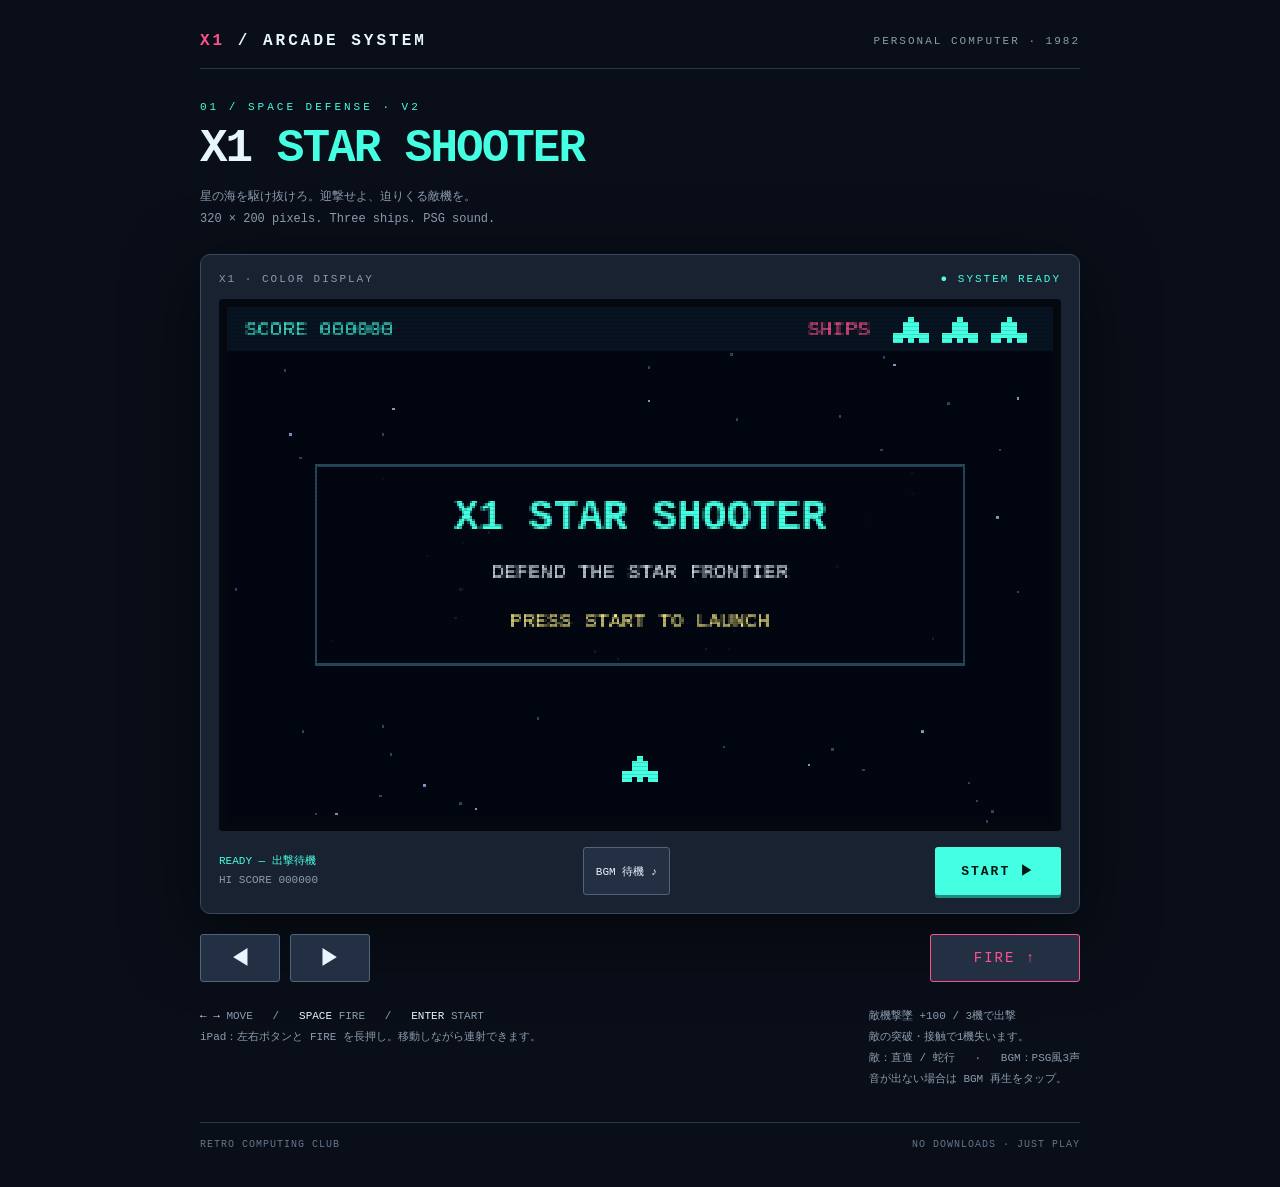
<file: index.html>
<!doctype html>
<html lang="ja">
<head>
<meta charset="utf-8">
<meta name="viewport" content="width=device-width,initial-scale=1,viewport-fit=cover">
<title>X1 STAR SHOOTER v2</title>
<style>
:root{color-scheme:dark;--cyan:#45ffe3;--pink:#ff518d;--muted:#8b9cae}*{box-sizing:border-box}body{margin:0;background:#090e18;color:#e7f5ff;font-family:ui-monospace,SFMono-Regular,Consolas,monospace;min-height:100svh;padding:32px 20px}main{max-width:880px;margin:auto}header{display:flex;justify-content:space-between;align-items:center;border-bottom:1px solid #283647;padding-bottom:18px}.brand{font-weight:bold;letter-spacing:3px}.brand span{color:var(--pink)}.tag{font-size:11px;letter-spacing:2px;color:var(--muted)}.intro{margin:32px 0 24px}.eyebrow{font-size:11px;color:var(--cyan);letter-spacing:3px}h1{font-size:clamp(26px,6vw,46px);letter-spacing:-2px;margin:10px 0}h1 span{color:var(--cyan)}.intro p{color:var(--muted);font-size:12px;line-height:1.8}.machine{padding:18px;background:#182231;border:1px solid #39485b;box-shadow:0 20px 70px #0008;border-radius:10px}.machine-top{display:flex;justify-content:space-between;font-size:11px;color:var(--muted);margin-bottom:14px;letter-spacing:2px}.light{color:var(--cyan)}.screen{position:relative;border:8px solid #05080e;border-radius:4px;overflow:hidden;background:#000}canvas{display:block;width:100%;aspect-ratio:8/5;image-rendering:pixelated}.screen:after{content:"";pointer-events:none;position:absolute;inset:0;background:repeating-linear-gradient(0deg,#0002 0px,#0002 1px,transparent 1px,transparent 4px)}.dashboard{flex-wrap:wrap;display:flex;justify-content:space-between;align-items:center;gap:12px;margin-top:16px}.status{font-size:11px;color:var(--muted);line-height:1.8}#status{color:var(--cyan)}button{font:inherit;cursor:pointer;border:1px solid #52647b;color:#e7f5ff;background:#233044;border-radius:3px;min-height:48px;touch-action:none;user-select:none;-webkit-user-select:none;-webkit-touch-callout:none}button:focus-visible{outline:3px solid #fff;outline-offset:3px}#bgm{padding:0 12px;font-size:11px}#start{background:var(--cyan);color:#061711;border:0;padding:0 26px;font-size:13px;font-weight:bold;letter-spacing:2px;box-shadow:0 3px 0 #208d80}#start:active{transform:translateY(2px)}.controls{display:flex;justify-content:space-between;margin-top:20px;gap:18px}.arrows{display:flex;gap:10px}.controls button{width:80px;font-size:22px}.controls #fire{width:150px;border-color:var(--pink);color:var(--pink);font-size:14px;letter-spacing:2px}.controls button.active{background:#3a4b61}.help{display:flex;justify-content:space-between;gap:20px;color:var(--muted);font-size:11px;line-height:1.9;margin-top:24px}kbd{color:#e7f5ff}footer{margin-top:32px;border-top:1px solid #283647;padding-top:16px;display:flex;justify-content:space-between;color:#66768b;font-size:10px;letter-spacing:1px}@media(max-width:500px){body{padding:20px 12px}.machine{padding:10px}.tag{display:none}.screen{border-width:4px}.help{display:block}.controls button{width:64px}.controls #fire{width:120px}.status{font-size:10px}#start{padding:0 16px}footer{letter-spacing:0}}
</style>
</head>
<body>
<main>
<header><div class="brand"><span>X1</span> / ARCADE SYSTEM</div><div class="tag">PERSONAL COMPUTER · 1982</div></header>
<section class="intro"><div class="eyebrow">01 / SPACE DEFENSE · V2</div><h1>X1 <span>STAR SHOOTER</span></h1><p>星の海を駆け抜けろ。迎撃せよ、迫りくる敵機を。<br>320 × 200 pixels. Three ships. PSG sound.</p></section>
<section class="machine" aria-label="ゲーム機">
<div class="machine-top"><span>X1 · COLOR DISPLAY</span><span class="light">● SYSTEM READY</span></div>
<div class="screen"><canvas id="game" width="320" height="200" aria-label="宇宙シューティングゲーム画面">Canvas対応ブラウザで開いてください。</canvas></div>
<div class="dashboard"><div class="status"><div id="status" role="status" aria-live="polite">READY — 出撃待機</div><div>HI SCORE <span id="high">000000</span></div></div><button id="bgm" type="button" aria-pressed="true" aria-label="BGMのオン・オフ">BGM 待機 ♪</button><button id="start" type="button">START ▶</button></div>
</section>
<div class="controls" aria-label="タッチ操作"><div class="arrows"><button id="left" type="button" aria-label="左に移動">◀</button><button id="right" type="button" aria-label="右に移動">▶</button></div><button id="fire" type="button" aria-label="弾を発射">FIRE ↑</button></div>
<div class="help"><div><kbd>← →</kbd> MOVE &nbsp; / &nbsp; <kbd>SPACE</kbd> FIRE &nbsp; / &nbsp; <kbd>ENTER</kbd> START<br>iPad：左右ボタンと FIRE を長押し。移動しながら連射できます。</div><div>敵機撃墜 +100 / 3機で出撃<br>敵の突破・接触で1機失います。<br>敵：直進 / 蛇行 &nbsp; · &nbsp; BGM：PSG風3声<br>音が出ない場合は BGM 再生をタップ。</div></div>
<footer><span>RETRO COMPUTING CLUB</span><span>NO DOWNLOADS · JUST PLAY</span></footer>
</main>
<script>
(() => {
  'use strict';
  const canvas = document.getElementById('game'), ctx = canvas.getContext('2d');
  const startButton = document.getElementById('start'), status = document.getElementById('status');
  const highLabel = document.getElementById('high');
  const W = 320, H = 200, INITIAL_LIVES = 3;
  // Original melody, three square-wave voices inspired by the X1's PSG.
  // Audio is created/resumed only from a user gesture (including iPad Safari).
  const bgmButton = document.getElementById('bgm');
  let audio = null, musicEnabled = true, musicTimer = null, musicStep = 0, nextNote = 0;
  const voices = new Set();
  const melody = [76,79,83,79,74,78,81,78,72,76,79,76,74,78,81,83,
                  84,83,79,76,81,79,78,74,79,78,76,72,74,78,83,78];
  const bass = [48,48,50,50,45,45,47,47];
  function note(midi, time, duration, volume){
    const oscillator=audio.createOscillator(), gain=audio.createGain();
    oscillator.type='square';oscillator.frequency.value=440*Math.pow(2,(midi-69)/12);
    gain.gain.setValueAtTime(0,time);gain.gain.linearRampToValueAtTime(volume,time+.006);
    gain.gain.setValueAtTime(volume,time+duration*.65);gain.gain.linearRampToValueAtTime(0,time+duration);
    oscillator.connect(gain);gain.connect(audio.destination);voices.add(oscillator);
    oscillator.onended=()=>{voices.delete(oscillator);oscillator.disconnect();gain.disconnect();};
    oscillator.start(time);oscillator.stop(time+duration+.01);
  }
  function updateMusicButton(){
    bgmButton.setAttribute('aria-pressed',String(musicEnabled));
    bgmButton.textContent=!musicEnabled?'BGM OFF':
      audio?.state==='running' && musicTimer!==null?'BGM ON ♪':
      mode==='playing'?'BGM 再生 ♪':'BGM 待機 ♪';
  }
  function beginMusic(){
    if(!audio || audio.state!=='running' || !musicEnabled || mode!=='playing' || document.hidden || musicTimer!==null)return;
    nextNote=audio.currentTime+.02;scheduleMusic();musicTimer=setInterval(scheduleMusic,25);updateMusicButton();
  }
  function stopMusic(){
    clearInterval(musicTimer);musicTimer=null;
    for(const voice of voices){try{voice.stop();}catch(_){}voice.disconnect();}voices.clear();updateMusicButton();
  }
  function scheduleMusic(){
    if(!audio || audio.state!=='running' || !musicEnabled || mode!=='playing' || document.hidden)return;
    // Drop elapsed notes after a mobile interruption instead of scheduling a backlog.
    if(nextNote<audio.currentTime)nextNote=audio.currentTime+.02;
    while(nextNote<audio.currentTime+.12){
      const step=musicStep%melody.length, root=bass[Math.floor(step/4)];
      note(melody[step],nextNote,.125,.022);
      note(root+(step%2?12:0),nextNote,.13,.018);
      note(root+12+[0,7,12,7][step%4],nextNote,.09,.009);
      musicStep++;nextNote+=.15;
    }
  }
  async function playMusic(){
    if(!musicEnabled || mode!=='playing' || document.hidden)return;
    try{
      const AudioEngine=window.AudioContext || window.webkitAudioContext;
      if(!AudioEngine){bgmButton.textContent='BGM 非対応';bgmButton.disabled=true;return;}
      if(!audio){
        // Safari's playback session permits music output even with the silent switch.
        try{if(navigator.audioSession)navigator.audioSession.type='playback';}catch(_){}
        audio=new AudioEngine();
        audio.addEventListener('statechange',()=>{
          if(audio.state!=='running')stopMusic();else beginMusic();
          updateMusicButton();
        });
      }
      // Request resume and start a one-sample buffer synchronously within the tap.
      // Some mobile engines need a source started before the resume promise resolves.
      const resumed=audio.resume();
      const unlock=audio.createBufferSource();unlock.buffer=audio.createBuffer(1,1,audio.sampleRate);
      unlock.connect(audio.destination);unlock.onended=()=>unlock.disconnect();unlock.start(0);
      await resumed;beginMusic();updateMusicButton();
    }catch(_){bgmButton.textContent='BGM 再試行 ♪';}
  }
  bgmButton.addEventListener('click',()=>{
    // If playback was blocked/interrupted, this tap retries instead of switching off.
    musicEnabled=!(musicEnabled && audio?.state==='running' && musicTimer!==null);
    updateMusicButton();
    if(musicEnabled)playMusic();else stopMusic();
  });
  let mode = 'ready', score = 0, high = 0, lives = INITIAL_LIVES, shipX = 153;
  let bullets = [], enemies = [], sparks = [], spawnTimer = 0, shotTimer = 0, invincible = 0, previous = 0;
  const keys = new Set(), touches = {left:new Set(), right:new Set(), fire:new Set()};
  const stars = Array.from({length:65}, () => ({x:Math.random()*W,y:Math.random()*H,s:10+Math.random()*24}));
  const sprites = {ship:['0001000','0011100','0011100','1111111','1101011'], enemy:['1000001','0100010','1111111','1011101','0010100']};
  try { high = Number(localStorage.getItem('x1-star-high')) || 0; } catch (_) {}
  highLabel.textContent = String(high).padStart(6,'0');
  function clearInput(){keys.clear();for(const name of Object.keys(touches)){touches[name].clear();document.getElementById(name).classList.remove('active');}}
  function start(){stopMusic();musicStep=0;clearInput();mode='playing';score=0;lives=INITIAL_LIVES;shipX=153;bullets=[];enemies=[];sparks=[];spawnTimer=.6;shotTimer=0;invincible=0;status.textContent='PLAYING — 迎撃中';startButton.textContent='RESTART ↻';playMusic();draw();}
  startButton.addEventListener('click',start);
  function down(name){return touches[name].size>0 || keys.has(name==='left'?'ArrowLeft':name==='right'?'ArrowRight':'Space');}
  for(const name of Object.keys(touches)){
    const button=document.getElementById(name);
    button.addEventListener('pointerdown',e=>{e.preventDefault();playMusic();button.setPointerCapture(e.pointerId);touches[name].add(e.pointerId);button.classList.add('active');});
    const release=e=>{if(e.type==='pointerup')playMusic();touches[name].delete(e.pointerId);button.classList.toggle('active',touches[name].size>0);};
    button.addEventListener('pointerup',release);button.addEventListener('pointercancel',release);button.addEventListener('lostpointercapture',release);
  }
  window.addEventListener('keydown',e=>{if(['ArrowLeft','ArrowRight','Space','Enter'].includes(e.code)){e.preventDefault();if(e.code==='Enter'){if(!e.repeat && mode!=='playing')start();}else {keys.add(e.code);playMusic();}}});
  window.addEventListener('keyup',e=>keys.delete(e.code));
  window.addEventListener('blur',()=>{clearInput();stopMusic();});
  window.addEventListener('focus',playMusic);
  document.addEventListener('visibilitychange',()=>{clearInput();previous=0;if(document.hidden)stopMusic();else playMusic();});
  function hit(a,b){return a.x<b.x+b.w && a.x+a.w>b.x && a.y<b.y+b.h && a.y+a.h>b.y;}
  function burst(x,y){for(let i=0;i<12;i++)sparks.push({x,y,vx:(Math.random()-.5)*80,vy:(Math.random()-.5)*80,t:.4});}
  function lose(){lives--;invincible=1.3;burst(shipX+7,181);if(lives<=0){mode='over';stopMusic();clearInput();status.textContent='GAME OVER — 再出撃できます';startButton.textContent='RETRY ▶';if(score>high){high=score;highLabel.textContent=String(high).padStart(6,'0');try{localStorage.setItem('x1-star-high',String(high));}catch(_){}}}}
  function update(dt){
    for(const s of stars){s.y=(s.y+s.s*dt)%H;}
    for(const p of sparks){p.x+=p.vx*dt;p.y+=p.vy*dt;p.t-=dt;}sparks=sparks.filter(p=>p.t>0);
    if(mode!=='playing')return;
    shipX=Math.max(0,Math.min(W-14,shipX+((down('right')?1:0)-(down('left')?1:0))*125*dt));
    shotTimer-=dt;invincible=Math.max(0,invincible-dt);
    if(down('fire') && shotTimer<=0){bullets.push({x:shipX+6,y:173,w:2,h:5});shotTimer=.16;}
    spawnTimer-=dt;
    if(spawnTimer<=0){const type=Math.random()<.5?'straight':'wave', baseX=28+Math.random()*250;enemies.push({x:baseX,baseX,type,y:20,w:14,h:10,speed:24+Math.min(score/250,45),phase:0});spawnTimer=Math.max(.3,.85-score/12000);}
    for(const b of bullets)b.y-=180*dt;
    for(const e of enemies){e.y+=e.speed*dt;e.phase+=dt*2;if(e.type==='wave')e.x=e.baseX+Math.sin(e.phase)*22;}
    for(const b of bullets){for(const e of enemies){if(!e.dead && hit(b,e)){e.dead=true;b.y=-20;score+=100;burst(e.x+7,e.y+5);break;}}}
    const ship={x:shipX,y:174,w:14,h:10};
    for(const e of enemies){if(e.dead)continue;if(e.y>H || hit(e,ship)){e.dead=true;if(invincible<=0){lose();if(mode!=='playing')break;}}}
    bullets=bullets.filter(b=>b.y>-6);enemies=enemies.filter(e=>!e.dead);
  }
  function sprite(pattern,x,y,color){ctx.fillStyle=color;pattern.forEach((row,j)=>{for(let i=0;i<row.length;i++)if(row[i]==='1')ctx.fillRect(Math.round(x)+i*2,Math.round(y)+j*2,2,2);});}
  function text(value,x,y,color='#e7f5ff',size=8){ctx.fillStyle=color;ctx.font=`${size}px monospace`;ctx.textAlign='left';ctx.fillText(value,x,y);}
  function draw(){
    ctx.fillStyle='#020611';ctx.fillRect(0,0,W,H);
    for(const s of stars){ctx.fillStyle=s.s>25?'#8098c1':'#304463';ctx.fillRect(Math.round(s.x),Math.round(s.y),1,1);}
    ctx.fillStyle='#071321';ctx.fillRect(0,0,W,17);text('SCORE '+String(score).padStart(6,'0'),7,11,'#45ffe3');text('SHIPS',225,11,'#ff518d');for(let i=0;i<lives;i++)sprite(sprites.ship,258+i*19,4,'#45ffe3');
    for(const b of bullets){ctx.fillStyle='#fff389';ctx.fillRect(b.x,b.y,b.w,b.h);}
    for(const e of enemies)sprite(sprites.enemy,e.x,e.y,e.type==='wave'?'#fff389':'#ff518d');
    if(mode!=='over' && (invincible<=0 || Math.floor(invincible*12)%2===0))sprite(sprites.ship,shipX,174,'#45ffe3');
    for(const p of sparks){ctx.fillStyle=p.t>.2?'#fff389':'#ff518d';ctx.fillRect(p.x,p.y,2,2);}
    if(mode!=='playing'){
      ctx.fillStyle='#020611d9';ctx.fillRect(34,61,252,78);ctx.strokeStyle='#254458';ctx.strokeRect(34.5,61.5,251,77);
      ctx.textAlign='center';ctx.fillStyle=mode==='over'?'#ff518d':'#45ffe3';ctx.font='bold 16px monospace';ctx.fillText(mode==='over'?'GAME OVER':'X1 STAR SHOOTER',160,86);
      ctx.font='8px monospace';ctx.fillStyle='#e7f5ff';ctx.fillText(mode==='over'?'FINAL SCORE '+String(score).padStart(6,'0'):'DEFEND THE STAR FRONTIER',160,105);ctx.fillStyle='#fff389';ctx.fillText(mode==='over'?'PRESS RETRY TO LAUNCH':'PRESS START TO LAUNCH',160,124);
    }
  }
  function frame(now){const dt=previous?Math.min((now-previous)/1000,.04):0;previous=now;if(!document.hidden)update(dt);draw();requestAnimationFrame(frame);}
  draw();requestAnimationFrame(frame);
})();
</script>
</body>
</html>
</file>
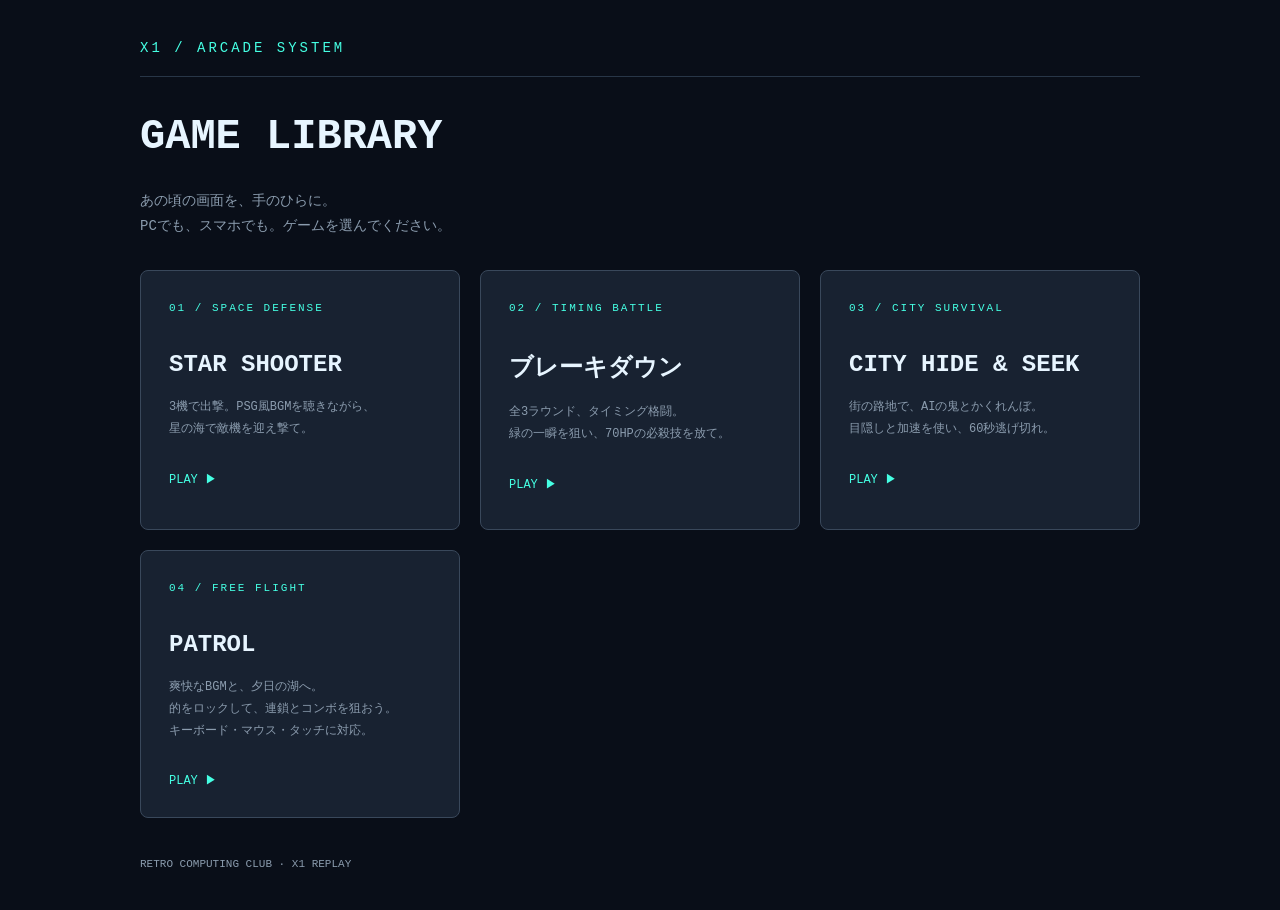
<file: games/index.html>
<!doctype html><html lang="ja"><head><meta charset="utf-8"><meta name="viewport" content="width=device-width,initial-scale=1"><title>X1 GAME LIBRARY</title><style>:root{color-scheme:dark}*{box-sizing:border-box}body{margin:0;background:#090e18;color:#e7f5ff;font:14px ui-monospace,monospace;padding:40px 20px}main{max-width:1000px;margin:auto}header{border-bottom:1px solid #283647;padding-bottom:20px;color:#45ffe3;letter-spacing:3px}h1{font-size:clamp(28px,6vw,42px);margin-top:36px}.intro{color:#8b9cae;line-height:1.8}.grid{display:grid;grid-template-columns:repeat(auto-fit,minmax(min(100%,280px),1fr));gap:20px;margin-top:30px}.card{display:block;min-height:260px;padding:28px;color:inherit;text-decoration:none;border:1px solid #39485b;border-radius:8px;background:#182231}.card:hover,.card:focus-visible{border-color:#45ffe3;outline:2px solid #45ffe3;outline-offset:3px}.number{color:#45ffe3;font-size:11px;letter-spacing:2px}.card h2{margin-top:36px;font-size:24px}.card p{font-size:12px;line-height:1.8;color:#8b9cae}.play{display:block;color:#45ffe3;margin-top:30px;font-size:12px}footer{margin-top:40px;font-size:11px;color:#8b9cae}</style></head><body><main><header>X1 / ARCADE SYSTEM</header><h1>GAME LIBRARY</h1><p class="intro">あの頃の画面を、手のひらに。<br>PCでも、スマホでも。ゲームを選んでください。</p><div class="grid"><a class="card" href="../index.html"><span class="number">01 / SPACE DEFENSE</span><h2>STAR SHOOTER</h2><p>3機で出撃。PSG風BGMを聴きながら、<br>星の海で敵機を迎え撃て。</p><span class="play">PLAY ▶</span></a><a class="card" href="sekai-saikyo-no-onna/"><span class="number">02 / TIMING BATTLE</span><h2>ブレーキダウン</h2><p>全3ラウンド、タイミング格闘。<br>緑の一瞬を狙い、70HPの必殺技を放て。</p><span class="play">PLAY ▶</span></a><a class="card" href="city-hide-seek/"><span class="number">03 / CITY SURVIVAL</span><h2>CITY HIDE &amp; SEEK</h2><p>街の路地で、AIの鬼とかくれんぼ。<br>目隠しと加速を使い、60秒逃げ切れ。</p><span class="play">PLAY ▶</span></a><a class="card" href="patrol/"><span class="number">04 / FREE FLIGHT</span><h2>PATROL</h2><p>爽快なBGMと、夕日の湖へ。<br>的をロックして、連鎖とコンボを狙おう。<br>キーボード・マウス・タッチに対応。</p><span class="play">PLAY ▶</span></a></div><footer>RETRO COMPUTING CLUB · X1 REPLAY</footer></main></body></html>
</file>
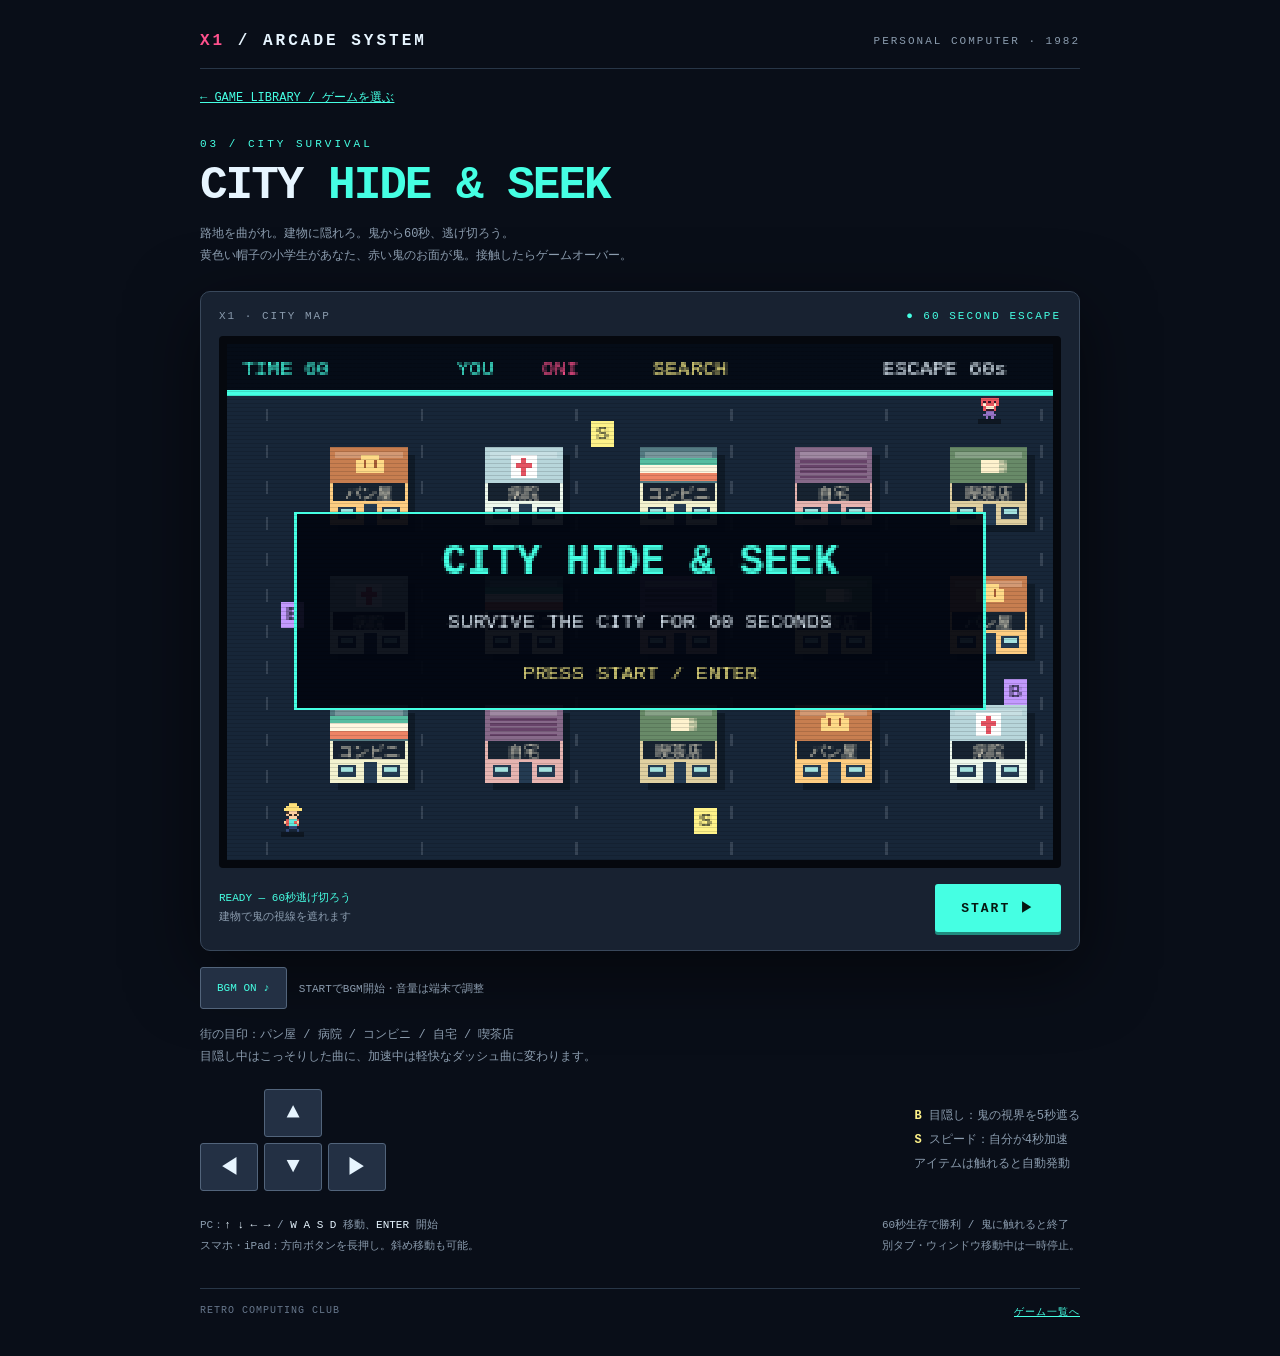
<file: games/city-hide-seek/index.html>
<!doctype html>
<html lang="ja"><head><meta charset="utf-8"><meta name="viewport" content="width=device-width,initial-scale=1,viewport-fit=cover"><title>X1 CITY HIDE & SEEK</title><style>
:root{color-scheme:dark;--cyan:#45ffe3;--pink:#ff518d;--muted:#8b9cae}*{box-sizing:border-box}body{margin:0;background:#090e18;color:#e7f5ff;font-family:ui-monospace,SFMono-Regular,Consolas,monospace;min-height:100svh;padding:32px 20px}main{max-width:880px;margin:auto}header{display:flex;justify-content:space-between;align-items:center;border-bottom:1px solid #283647;padding-bottom:18px}.brand{font-weight:bold;letter-spacing:3px}.brand span{color:var(--pink)}.tag{font-size:11px;letter-spacing:2px;color:var(--muted)}.intro{margin:32px 0 24px}.eyebrow{font-size:11px;color:var(--cyan);letter-spacing:3px}h1{font-size:clamp(26px,6vw,46px);letter-spacing:-2px;margin:10px 0}h1 span{color:var(--cyan)}.intro p{color:var(--muted);font-size:12px;line-height:1.8}.machine{padding:18px;background:#182231;border:1px solid #39485b;box-shadow:0 20px 70px #0008;border-radius:10px}.machine-top{display:flex;justify-content:space-between;font-size:11px;color:var(--muted);margin-bottom:14px;letter-spacing:2px}.light{color:var(--cyan)}.screen{position:relative;border:8px solid #05080e;border-radius:4px;overflow:hidden;background:#000}canvas{display:block;width:100%;aspect-ratio:8/5;image-rendering:pixelated}.screen:after{content:"";pointer-events:none;position:absolute;inset:0;background:repeating-linear-gradient(0deg,#0002 0px,#0002 1px,transparent 1px,transparent 4px)}.dashboard{display:flex;justify-content:space-between;align-items:center;gap:12px;margin-top:16px}.status{font-size:11px;color:var(--muted);line-height:1.8}#status{color:var(--cyan)}button{font:inherit;cursor:pointer;border:1px solid #52647b;color:#e7f5ff;background:#233044;border-radius:3px;min-height:48px;touch-action:none;user-select:none;-webkit-user-select:none;-webkit-touch-callout:none}button:focus-visible{outline:3px solid #fff;outline-offset:3px}#start{background:var(--cyan);color:#061711;border:0;padding:0 26px;font-size:13px;font-weight:bold;letter-spacing:2px;box-shadow:0 3px 0 #208d80}#start:active{transform:translateY(2px)}.controls{display:flex;justify-content:space-between;margin-top:20px;gap:18px}.arrows{display:flex;gap:10px}.controls button{width:80px;font-size:22px}.controls #fire{width:150px;border-color:var(--pink);color:var(--pink);font-size:14px;letter-spacing:2px}.controls button.active{background:#3a4b61}.help{display:flex;justify-content:space-between;gap:20px;color:var(--muted);font-size:11px;line-height:1.9;margin-top:24px}kbd{color:#e7f5ff}footer{margin-top:32px;border-top:1px solid #283647;padding-top:16px;display:flex;justify-content:space-between;color:#66768b;font-size:10px;letter-spacing:1px}@media(max-width:500px){body{padding:20px 12px}.machine{padding:10px}.tag{display:none}.screen{border-width:4px}.help{display:block}.controls button{width:64px}.controls #fire{width:120px}.status{font-size:10px}#start{padding:0 16px}footer{letter-spacing:0}}

a{color:var(--cyan)}nav{display:flex;gap:20px;margin-top:20px;font-size:12px}.dpad{display:grid;grid-template-columns:repeat(3,58px);gap:6px}.dpad button{width:58px;min-height:48px}.dpad #up{grid-column:2}.dpad #left{grid-column:1}.controls{align-items:center}.legend{font-size:12px;line-height:2;color:var(--muted)}.legend b{color:#fff389}.screen canvas{touch-action:none}
.sound{display:flex;align-items:center;gap:12px;flex-wrap:wrap;margin-top:16px;font-size:11px;color:var(--muted)}#bgm{padding:0 16px;color:var(--cyan);min-height:42px}.town-key{font-size:12px;color:var(--muted);line-height:1.8;margin-top:16px}@media(max-width:420px){.controls{gap:10px}.legend{font-size:10px}.dpad{grid-template-columns:repeat(3,48px)}.dpad button{width:48px}}
</style></head><body><main>
<header><div class="brand"><span>X1</span> / ARCADE SYSTEM</div><div class="tag">PERSONAL COMPUTER · 1982</div></header>
<nav aria-label="ゲーム選択"><a href="../">← GAME LIBRARY / ゲームを選ぶ</a></nav>
<section class="intro"><div class="eyebrow">03 / CITY SURVIVAL</div><h1>CITY <span>HIDE & SEEK</span></h1><p>路地を曲がれ。建物に隠れろ。鬼から60秒、逃げ切ろう。<br>黄色い帽子の小学生があなた、赤い鬼のお面が鬼。接触したらゲームオーバー。</p></section>
<section class="machine" aria-label="かくれんぼゲーム機"><div class="machine-top"><span>X1 · CITY MAP</span><span class="light">● 60 SECOND ESCAPE</span></div><div class="screen"><canvas id="game" width="320" height="200" aria-label="街を上から見たかくれんぼゲーム画面">Canvas対応ブラウザで開いてください。</canvas></div><div class="dashboard"><div class="status"><div id="status" role="status" aria-live="polite">READY — 60秒逃げ切ろう</div><div id="effect">建物で鬼の視線を遮れます</div></div><button id="start" type="button">START ▶</button></div></section>
<div class="sound"><button id="bgm" type="button" aria-pressed="true" aria-label="BGMのオン・オフ">BGM ON ♪</button><span id="music-state" role="status">STARTでBGM開始・音量は端末で調整</span></div><p class="town-key">街の目印：パン屋 / 病院 / コンビニ / 自宅 / 喫茶店<br>目隠し中はこっそりした曲に、加速中は軽快なダッシュ曲に変わります。</p>
<div class="controls" aria-label="タッチ操作"><div class="dpad"><button id="up" aria-label="上に移動">▲</button><button id="left" aria-label="左に移動">◀</button><button id="down" aria-label="下に移動">▼</button><button id="right" aria-label="右に移動">▶</button></div><div class="legend"><b>B</b> 目隠し：鬼の視界を5秒遮る<br><b>S</b> スピード：自分が4秒加速<br>アイテムは触れると自動発動</div></div>
<div class="help"><div>PC：<kbd>↑ ↓ ← →</kbd> / <kbd>W A S D</kbd> 移動、<kbd>ENTER</kbd> 開始<br>スマホ・iPad：方向ボタンを長押し。斜め移動も可能。</div><div>60秒生存で勝利 / 鬼に触れると終了<br>別タブ・ウィンドウ移動中は一時停止。</div></div><footer><span>RETRO COMPUTING CLUB</span><a href="../">ゲーム一覧へ</a></footer></main><script src="game.js"></script></body></html>
</file>
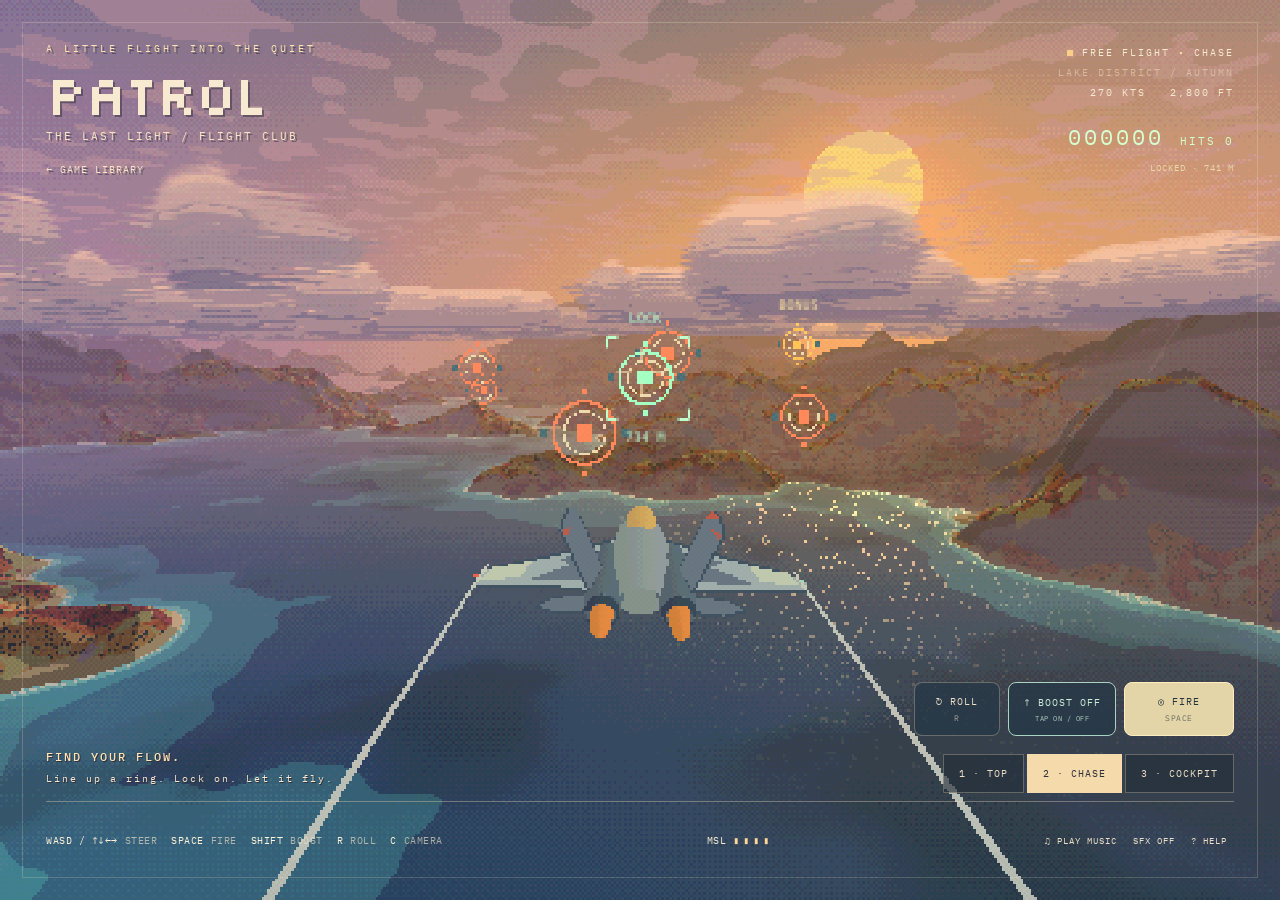
<file: games/patrol/index.html>
<!doctype html>
<html lang="en"><head><meta charset="utf-8"><meta name="viewport" content="width=device-width,initial-scale=1,maximum-scale=1,user-scalable=no"><meta name="theme-color" content="#292c39"><title>PATROL — The last light</title>
<link rel="icon" href="data:,">
<link rel="preconnect" href="https://fonts.googleapis.com"><link href="https://fonts.googleapis.com/css2?family=Silkscreen:wght@400;700&family=IBM+Plex+Mono:wght@400;500&display=swap" rel="stylesheet">
<style>
*{box-sizing:border-box}html,body{margin:0;width:100%;height:100%;overflow:hidden;background:#282938;color:#f8ead1;font-family:'IBM Plex Mono',monospace}canvas{position:absolute;width:100%;height:100%;image-rendering:pixelated;inset:0;touch-action:none}#overlay{pointer-events:none}#frame{position:absolute;inset:22px;border:1px solid #fff2cc30;pointer-events:none}header{position:absolute;top:42px;left:46px;pointer-events:none;text-shadow:2px 2px #30303e80}.eyebrow{font-size:10px;letter-spacing:3px;color:#ffe2b2}h1{font:56px/1 'Silkscreen',monospace;letter-spacing:-3px;margin:10px 0 8px}.subtitle{font-size:11px;letter-spacing:2px;color:#f8e4c5}.mission{position:absolute;right:46px;top:43px;text-align:right;font-size:10px;letter-spacing:2px;line-height:2}.live{display:inline-block;width:6px;height:6px;background:#f8ce88;margin-right:9px;box-shadow:0 0 10px #f8ce8860}.mission strong{font-weight:400;color:#ffe2ad}.mission .muted{color:#f0dec08c}.viewbar{position:absolute;right:46px;bottom:107px;display:flex;gap:3px}button{font:10px 'IBM Plex Mono',monospace;color:#eddfc5;background:#242d38a0;border:1px solid #efddba50;padding:12px 15px;cursor:pointer;letter-spacing:1px;touch-action:none}button:hover,button.active{background:#f5dbab;color:#30303c;border-color:#f5dbab}button:focus-visible{outline:2px solid white;outline-offset:3px}.caption{position:absolute;left:46px;bottom:112px;font-size:10px;line-height:1.9;letter-spacing:2px;text-shadow:1px 1px #30303e}.caption b{font-size:12px;font-weight:500;color:#ffe4b4}.bottom{position:absolute;left:46px;right:46px;bottom:40px;border-top:1px solid #ffe5bf55;padding-top:18px;display:flex;align-items:center;gap:26px;font-size:10px;letter-spacing:.5px}.key{color:#fff3d9;margin-right:7px}.hint{color:#eee0c6ac}.bottom .ammo{margin-left:auto;white-space:nowrap}.pips{color:#ffd899;letter-spacing:4px}.sound{padding:8px 10px;border:0;background:transparent}.touch{display:none;position:absolute;bottom:155px;right:30px;gap:8px}.touch button{padding:18px}#load{position:absolute;inset:0;background:#292d3b;display:grid;place-content:center;text-align:center;z-index:10}#load h2{font:52px 'Silkscreen',monospace;margin:0 0 18px}#load p{font-size:10px;letter-spacing:3px;color:#e6c49b}.track{width:260px;height:3px;background:#555361;margin:20px auto}.fill{height:100%;width:0;background:#e8be83;transition:width .12s}#error{color:#ffb999;max-width:480px;line-height:1.8}#toast{position:absolute;top:45%;width:100%;text-align:center;font-size:11px;letter-spacing:3px;opacity:0;transition:opacity .3s;pointer-events:none;color:#ffe8bd;text-shadow:1px 2px #30303c}body.cockpit header{opacity:.25}body.cockpit .caption{display:none}@media(max-width:760px){.mission{top:119px!important}.bottom>span:not(.ammo){display:none}.eyebrow{max-width:260px;font-size:7px!important}.caption b{font-size:9px}#frame{inset:12px}header{left:26px;top:28px}h1{font-size:38px}.eyebrow{font-size:8px}.subtitle{font-size:8px}.mission{right:26px;top:28px;font-size:8px}.bottom{left:26px;right:26px;bottom:25px;gap:10px;flex-wrap:wrap;font-size:8px}.hint{display:none}.caption{left:26px;bottom:115px;font-size:8px}.viewbar{right:26px;bottom:90px}button{padding:10px;font-size:9px}.touch{display:flex}.bottom .ammo{margin-left:0}.sound{margin-left:auto}}
@media(pointer:coarse){.touch{display:flex}.touch button{min-width:64px;min-height:48px}}
.library{pointer-events:auto;display:inline-block;margin-top:10px;padding:10px 0;color:#f8e4c5;text-decoration:none;font-size:10px;letter-spacing:1px;min-height:44px}.library:hover,.library:focus-visible{color:white;text-decoration:underline}

.range{margin-top:12px;color:#d4ffce}.range #rangeScore{font-size:22px;letter-spacing:3px}.range #combo{margin-left:8px;font-size:11px}#lockStatus{font-size:9px;letter-spacing:1px;color:#e9d8ad}.touch{display:flex;right:46px;bottom:164px}.touch button{min-width:86px;min-height:54px;padding:12px;border-radius:8px;background:#253747b8}.touch small{display:block;font-size:8px;margin-top:5px;opacity:.65;letter-spacing:.5px}.touch #fire{background:#e3d5a7;color:#26343d;border-color:#ffedbd;min-width:110px}.touch #boost{border-color:#aad4bf;color:#c9eed8}.bottom{gap:14px;font-size:10px}.audioButtons{display:flex;gap:2px;margin-left:auto}.bottom .ammo{margin-left:auto}.sound{white-space:nowrap;font-size:9px;padding:10px 7px;min-height:40px}.sound[aria-pressed="true"]{color:#c2f5c6;background:#263f3ab0}.viewbar{bottom:107px}#controlsHelp{position:absolute;z-index:5;left:50%;top:50%;transform:translate(-50%,-50%);width:min(540px,calc(100% - 32px));max-height:85%;overflow:auto;padding:28px;background:#202f3ef5;border:1px solid #cfcea1;border-radius:12px;box-shadow:0 20px 90px #111a26aa}#controlsHelp[hidden]{display:none}#controlsHelp h2{font:16px 'Silkscreen',monospace;color:#ffe3a5;margin-right:30px}#controlsHelp p{font-size:11px;line-height:1.8;color:#cad6ce}#controlsHelp dl{display:grid;grid-template-columns:160px 1fr;gap:12px;font-size:11px;line-height:1.6}#controlsHelp dt{color:#d7f9c9}#controlsHelp dd{margin:0;color:#f5e9ca}#closeHelp{position:absolute;right:12px;top:12px;padding:8px 12px;border-radius:6px}@media(max-width:760px){.touch{right:26px;bottom:158px;gap:6px}.touch button{min-width:68px;padding:10px 8px;font-size:9px}.touch #fire{min-width:90px}.bottom{flex-wrap:nowrap;gap:2px}.sound{font-size:8px;padding:8px 5px}.audioButtons{margin-left:auto}.range{margin-top:6px}.range #rangeScore{font-size:17px}.range #combo{font-size:9px}#lockStatus{font-size:7px}.caption{bottom:222px;letter-spacing:1px}.caption b{font-size:9px}.viewbar{bottom:98px}#controlsHelp{padding:20px}#controlsHelp dl{grid-template-columns:115px 1fr;font-size:10px}}
@media(pointer:coarse){.touch small{display:none}.touch button{min-height:56px}}@media(max-height:550px){header{top:20px}h1{font-size:32px}.eyebrow,.subtitle,.caption{display:none}.mission{top:20px!important}.touch{bottom:116px}.viewbar{bottom:68px}.bottom{bottom:16px;padding-top:8px}.range{margin-top:2px}.library{margin-top:0}.touch button{min-height:44px}}
#boost[aria-pressed="true"]{background:#b3efcd;color:#17352b;border-color:#d6ffdf;box-shadow:0 0 22px #a7efc44d}.touch #boost{min-width:108px}.touch #boost small{display:block;font-size:7px;opacity:.85}@media(max-width:760px){.touch #boost{min-width:94px}.sound{padding:8px 4px}}
</style></head><body>
<canvas id="world" aria-label="Pixel art flight world"></canvas><canvas id="overlay"></canvas><div id="frame"></div>
<header><div class="eyebrow">A LITTLE FLIGHT INTO THE QUIET</div><h1>PATROL</h1><div class="subtitle">THE LAST LIGHT / FLIGHT CLUB</div><a class="library" href="../" aria-label="Back to game library">← GAME LIBRARY</a></header>
<div class="mission"><div><span class="live"></span>FREE FLIGHT <strong> • </strong> <span id="viewName">CHASE</span></div><div class="muted">LAKE DISTRICT / AUTUMN</div><div id="telemetry">270 KTS &nbsp; 2,800 FT</div><div class="range"><span id="rangeScore">000000</span> <span id="combo">HITS 0</span></div><div id="lockStatus">FIND THE FLOATING TARGETS</div></div>
<div class="caption"><b>FIND YOUR FLOW.</b><br>Line up a ring. Lock on. Let it fly.</div>
<div class="viewbar" role="group" aria-label="Camera"><button data-view="0">1 · TOP</button><button data-view="1" class="active">2 · CHASE</button><button data-view="2">3 · COCKPIT</button></div>
<div class="touch"><button id="roll" title="R — Barrel roll">↻ ROLL <small>R</small></button><button id="boost" title="Tap to toggle boost; hold Shift on keyboard" aria-pressed="false"><span id="boostLabel">↑ BOOST OFF</span><small>TAP ON / OFF</small></button><button id="fire" title="Space — Launch missile">◎ FIRE <small>SPACE</small></button></div>
<div class="bottom"><span><span class="key">WASD / ↑↓←→</span><span class="hint">STEER</span></span><span><span class="key">SPACE</span><span class="hint">FIRE</span></span><span><span class="key">SHIFT</span><span class="hint">BOOST</span></span><span><span class="key">R</span><span class="hint">ROLL</span></span><span><span class="key">C</span><span class="hint">CAMERA</span></span><span class="ammo">MSL <span class="pips" id="ammo">▮▮▮▮</span></span><div class="audioButtons"><button class="sound" id="music" aria-pressed="false">♫ PLAY MUSIC</button><button class="sound" id="sound" aria-pressed="false" title="Engine, missile and explosion sounds" aria-label="Sound effects off">SFX OFF</button><button class="sound" id="helpButton" aria-label="Show controls">? HELP</button></div></div>
<aside id="controlsHelp" hidden aria-label="Flight controls"><button id="closeHelp" aria-label="Close controls">×</button><h2>READY FOR TAKEOFF</h2><p>Fly through the last light. Find a ring ahead and fire when it says LOCK.</p><dl><dt>WASD / ARROW KEYS</dt><dd>Steer &amp; climb / descend</dd><dt>SPACE / CLICK</dt><dd>Launch missile · auto-homes on a locked target</dd><dt>HOLD SHIFT</dt><dd>Afterburner boost</dd><dt>R</dt><dd>Barrel roll</dd><dt>C / 1 · 2 · 3</dt><dd>Change camera</dd><dt>TOUCH</dt><dd>Drag the sky to steer. Use FIRE, BOOST and ROLL.</dd></dl><p>Mint brackets = locked. Gold rings = bonus points.<br>Hit within 8 seconds for up to ×5. Nearby rings chain together.<br>MUSIC = soundtrack. SFX = engine, missiles and explosions.<br>Tap BOOST to turn it on; tap again to turn it off. Hold Shift for temporary boost.</p></aside>
<div id="toast"></div><div id="load"><h2>PATROL</h2><p>SHAPING A LITTLE WILDERNESS</p><div class="track"><div class="fill" id="progress"></div></div><p id="loadStatus">SURVEYING THE LAKES · 0%</p><div id="error"></div></div>
<noscript><div style="position:fixed;inset:0;z-index:99;background:#292d3b;color:#f8ead1;display:grid;place-content:center;padding:32px;text-align:center;font:18px/1.7 monospace">PATROL needs JavaScript.<br>Open the website address in Safari.<br>The Files app preview cannot run this game.</div></noscript>
<script>
'use strict';
const $=s=>document.querySelector(s),canvas=$('#world'),overlay=$('#overlay'),ctx=overlay.getContext('2d');
const gl=canvas.getContext('webgl2',{antialias:false,alpha:false,preserveDrawingBuffer:true});
const clamp=(v,a,b)=>Math.max(a,Math.min(b,v)),mix=(a,b,t)=>a+(b-a)*t,add=(a,b)=>a.map((v,i)=>v+b[i]),sub=(a,b)=>a.map((v,i)=>v-b[i]),mul=(a,s)=>a.map(v=>v*s),dot=(a,b)=>a.reduce((s,v,i)=>s+v*b[i],0),cross=(a,b)=>[a[1]*b[2]-a[2]*b[1],a[2]*b[0]-a[0]*b[2],a[0]*b[1]-a[1]*b[0]],norm=a=>mul(a,1/(Math.hypot(...a)||1));
let terrain,N=512,worldSize=14000,ready=false,time=0,view=1,scale=340,last=0,frameCount=0,slow=0,cam,transition=1,oldCam;
let jet={p:[2400,1000,2100],heading:.42,pitch:0,bank:0,speed:145,vs:0,g:1,boost:0,roll:0,rolling:false},pointer={x:0,y:0,active:false},held=false,slots=[0,0,0,0],missiles=[],particles=[],impacts=[],trails=[[],[]],impactsTotal=0;
// Original 132 BPM flight soundtrack. All instruments and effects are synthesized.
let audio=null,audioOn=false,musicOn=false,osc,gain,master,fxBus,fxInput,fxReverb,musicBus,delay,noiseBuffer,engineFilter,engineBody,engineBodyGain,engineAir,engineAirGain,musicTimer=null,musicStep=0,nextBeat=0,scheduledNotes=0;
const audioVoices=new Set();
function voiceEnd(source,nodes){audioVoices.add(source);source.onended=()=>{audioVoices.delete(source);source.disconnect();nodes.forEach(n=>n.disconnect())}}
function initAudio(){if(audio)return;const AC=window.AudioContext||window.webkitAudioContext;if(!AC)throw Error('Audio is unavailable in this browser');try{if(navigator.audioSession)navigator.audioSession.type='playback'}catch(_){}audio=new AC();master=audio.createDynamicsCompressor();master.threshold.value=-17;master.ratio.value=5;master.knee.value=12;master.release.value=.22;let limiter=audio.createDynamicsCompressor();limiter.threshold.value=-3;limiter.knee.value=0;limiter.ratio.value=20;limiter.attack.value=.002;limiter.release.value=.12;master.connect(limiter);limiter.connect(audio.destination);fxBus=audio.createGain();fxBus.gain.value=0;fxBus.connect(master);fxInput=audio.createGain();fxInput.connect(fxBus);fxReverb=audio.createConvolver();let impulse=audio.createBuffer(2,Math.floor(audio.sampleRate*1.55),audio.sampleRate);for(let c=0;c<2;c++){let d=impulse.getChannelData(c),low=0;for(let i=0;i<d.length;i++){low=low*.78+(Math.random()*2-1)*.22;d[i]=low*Math.pow(1-i/d.length,3.1)*.30}}fxReverb.buffer=impulse;let wet=audio.createGain(),dark=audio.createBiquadFilter();wet.gain.value=.28;dark.type='lowpass';dark.frequency.value=2400;fxInput.connect(fxReverb);fxReverb.connect(dark).connect(wet).connect(fxBus);musicBus=audio.createGain();musicBus.gain.value=0;musicBus.connect(master);delay=audio.createDelay(.5);delay.delayTime.value=60/132*.75;let echo=audio.createGain();echo.gain.value=.20;musicBus.connect(delay);delay.connect(echo);echo.connect(master);noiseBuffer=audio.createBuffer(1,audio.sampleRate*2,audio.sampleRate);let samples=noiseBuffer.getChannelData(0);for(let i=0;i<samples.length;i++)samples[i]=Math.random()*2-1;osc=audio.createOscillator();gain=audio.createGain();osc.type='sawtooth';osc.frequency.value=58;gain.gain.value=.035;engineFilter=audio.createBiquadFilter();engineFilter.type='lowpass';engineFilter.frequency.value=340;osc.connect(engineFilter).connect(gain).connect(fxBus);osc.start();engineBody=audio.createOscillator();engineBodyGain=audio.createGain();engineBody.type='triangle';engineBody.frequency.value=116;engineBodyGain.gain.value=.018;engineBody.connect(engineBodyGain).connect(fxBus);engineBody.start();engineAir=audio.createBufferSource();engineAir.buffer=noiseBuffer;engineAir.loop=true;let airFilter=audio.createBiquadFilter();airFilter.type='bandpass';airFilter.frequency.value=700;airFilter.Q.value=.6;engineAirGain=audio.createGain();engineAirGain.gain.value=.008;engineAir.connect(airFilter).connect(engineAirGain).connect(fxBus);engineAir.start();audio.addEventListener('statechange',()=>{if(audio.state!=='running'){clearInterval(musicTimer);musicTimer=null}syncSoundButtons()})}
function instrument(midi,at,len,vol,type='triangle',bus=musicBus,cutoff=4200,slide=null){if(!audio||audioVoices.size>180)return;let o=audio.createOscillator(),g=audio.createGain(),f=audio.createBiquadFilter();o.type=type;let hz=440*2**((midi-69)/12);o.frequency.setValueAtTime(hz,at);if(slide)o.frequency.exponentialRampToValueAtTime(slide,at+len);f.type='lowpass';f.frequency.setValueAtTime(cutoff,at);f.frequency.exponentialRampToValueAtTime(Math.max(120,cutoff*.45),at+len);g.gain.setValueAtTime(.0001,at);g.gain.exponentialRampToValueAtTime(vol,at+.008);g.gain.exponentialRampToValueAtTime(.0001,at+len);o.connect(f).connect(g).connect(bus);voiceEnd(o,[f,g]);o.start(at);o.stop(at+len+.02)}
function noiseSound(at,len,vol,cutoff,type='highpass',bus=fxBus,end=500){if(!audio||audioVoices.size>180)return;let n=audio.createBufferSource(),f=audio.createBiquadFilter(),g=audio.createGain();n.buffer=noiseBuffer;f.type=type;f.Q.value=.7;f.frequency.setValueAtTime(cutoff,at);f.frequency.exponentialRampToValueAtTime(Math.max(50,end),at+len);g.gain.setValueAtTime(.0001,at);g.gain.exponentialRampToValueAtTime(vol,at+.006);g.gain.exponentialRampToValueAtTime(.0001,at+len);n.connect(f).connect(g).connect(bus);voiceEnd(n,[f,g]);n.start(at,Math.random()*Math.max(0,noiseBuffer.duration-len));n.stop(at+len+.02)}
// Layered pressure, mid-bass body and a short, dark stereo tail.
// Audible 90–240 Hz harmonics give weight on tablet speakers as well as headphones.
function bodySound(hz,end,len,vol,wave,at){instrument(69+12*Math.log2(hz/440),at,len,vol,wave,fxInput,1400,end)}
function sfx(kind){if(!audioOn||!audio||audio.state!=='running'||document.hidden)return;const at=audio.currentTime+.005;
if(kind==='launch'){bodySound(125,58,.5,.48,'sine',at);bodySound(190,85,.6,.18,'triangle',at);noiseSound(at,.075,.20,2400,'bandpass',fxInput,700);noiseSound(at+.025,.85,.46,1700,'lowpass',fxInput,260);noiseSound(at+.065,.6,.20,800,'bandpass',fxInput,500)}
else if(kind==='hit'){bodySound(108,40,1.05,.58,'sine',at);bodySound(176,72,.75,.25,'triangle',at);noiseSound(at,.13,.20,3200,'highpass',fxInput,1300);noiseSound(at+.015,1.25,.55,2000,'lowpass',fxInput,140);for(let i=0;i<3;i++)noiseSound(at+.13+i*.09,.16,.13,1000-i*150,'bandpass',fxInput,260);[62,69,74].forEach((n,i)=>instrument(n,at+.15+i*.07,.24,.022,'triangle',fxInput,2600))}
else if(kind==='water'){bodySound(115,45,.85,.48,'sine',at);bodySound(165,70,.5,.16,'triangle',at);noiseSound(at,1.45,.56,2200,'lowpass',fxInput,400);noiseSound(at+.07,.9,.23,1200,'bandpass',fxInput,520);for(let i=0;i<4;i++)noiseSound(at+.25+i*.12,.14,.09,1500,'bandpass',fxInput,700)}
else if(kind==='impact'){bodySound(96,32,1.4,.60,'sine',at);bodySound(155,59,1.05,.30,'triangle',at);bodySound(230,105,.65,.13,'sawtooth',at);noiseSound(at,.14,.22,3600,'highpass',fxInput,1000);noiseSound(at+.018,1.9,.60,2500,'lowpass',fxInput,120);noiseSound(at+.12,1.8,.30,380,'lowpass',fxInput,85);for(let i=0;i<4;i++)noiseSound(at+.19+i*.13,.18,.12,1000-i*100,'bandpass',fxInput,250)}
else if(kind==='boost'){bodySound(150,78,.8,.23,'triangle',at);noiseSound(at,.9,.22,400,'bandpass',fxInput,1500)}
else if(kind==='roll'){noiseSound(at,.7,.15,500,'bandpass',fxInput,2200);bodySound(160,85,.55,.10,'triangle',at)}
else if(kind==='lock'){[76,83].forEach((n,i)=>instrument(n,at+i*.09,.12,.032,'sine',fxInput,3200))}}

function syncSoundButtons(){$('#sound').textContent=audioOn?'SFX ON':'SFX OFF';$('#sound').setAttribute('aria-pressed',String(audioOn));$('#sound').setAttribute('aria-label','Sound effects '+(audioOn?'on':'off'));$('#music').textContent=musicOn?(audio?.state==='running'?'♫ MUSIC ON':'♫ RESUME MUSIC'):'♫ PLAY MUSIC';$('#music').setAttribute('aria-pressed',String(musicOn))}
const melody=[78,-1,81,85,83,81,78,76, 73,-1,76,81,83,81,76,73, 74,78,81,86,85,81,78,74, 71,-1,74,78,81,78,76,74, 78,81,85,90,88,85,83,81, 76,81,85,88,85,83,81,76, 78,81,86,90,88,86,81,78, 74,78,81,85,83,81,78,76];
function scheduleMusic(){if(!musicOn||document.hidden||audio?.state!=='running')return;let eighth=60/132/2;if(nextBeat<audio.currentTime)nextBeat=audio.currentTime+.03;while(nextBeat<audio.currentTime+.18){let step=musicStep%64,bar=Math.floor(step/8),beat=step%8,root=[50,45,47,43][bar%4],minor=bar%4===2;let at=nextBeat;instrument(root+(beat%2?12:0),at,eighth*.82,.105,'triangle',musicBus,1300);if(beat%2===0){instrument(44,at,.17,.38,'sine',musicBus,900,42)}if(beat===2||beat===6){noiseSound(at,.14,.13,1900,'highpass',musicBus,1200);instrument(57,at,.09,.055,'triangle',musicBus,1200)}noiseSound(at,eighth*.28,beat%2?.035:.018,7000,'highpass',musicBus,5000);if(beat===0){[root+12,root+12+(minor?3:4),root+19,root+26].forEach(n=>instrument(n,at,eighth*7.6,.025,'sine',musicBus,2400))}if(melody[step]>=0){instrument(melody[step],at,eighth*1.25,.06,'triangle',musicBus,5400);instrument(melody[step]+12,at+.008,eighth,.014,'sine',musicBus,7000)}instrument(root+24+[0,7,12,7][beat%4],at+eighth*.5,eighth*.4,.018,'sine',musicBus);musicStep++;scheduledNotes++;nextBeat+=eighth}}
function stopMusicClock(){clearInterval(musicTimer);musicTimer=null;for(let o of [...audioVoices])try{o.stop()}catch(_){} }
function resumeAudio(){if(!audio)return;const resumed=audio.resume();return resumed.then(()=>{let at=audio.currentTime;fxBus.gain.cancelScheduledValues(at);fxBus.gain.setTargetAtTime(audioOn?.65:0,at,.018);if(!audioOn)fxBus.gain.setValueAtTime(0,at+.09);musicBus.gain.cancelScheduledValues(at);musicBus.gain.setTargetAtTime(musicOn?.65:0,at,.03);if(!musicOn)musicBus.gain.setValueAtTime(0,at+.12);if(musicOn&&!musicTimer&&!document.hidden){nextBeat=audio.currentTime+.04;scheduleMusic();musicTimer=setInterval(scheduleMusic,30)}syncSoundButtons()})}
function toggleSound(kind){try{initAudio();if(kind==='music')musicOn=!musicOn;else audioOn=!audioOn;if(!musicOn){clearInterval(musicTimer);musicTimer=null}resumeAudio().catch(()=>toast('Tap MUSIC or SFX to resume audio'));syncSoundButtons()}catch(e){toast(e.message)}}
$('#sound').onclick=()=>{toggleSound('fx');$('#sound').blur()};$('#music').onclick=()=>{toggleSound('music');$('#music').blur()};
document.addEventListener('visibilitychange',()=>{if(!audio)return;if(document.hidden){stopMusicClock();musicBus.gain.setValueAtTime(0,audio.currentTime);fxBus.gain.setValueAtTime(0,audio.currentTime);audio.suspend()}else syncSoundButtons()});
addEventListener('pointerdown',()=>{if(audio&&(musicOn||audioOn))resumeAudio().catch(()=>{})});

let targets=[],nextTargetId=1,rangeReady=false,lockTarget=null,previousLock=0,score=0,combo=0,comboLeft=0,hits=0,best=0,airBursts=[],scorePops=[],chainQueue=[],rangeStats={launched:0,missed:0,chains:0};
try{best=+localStorage.getItem('patrol-best')||0}catch(_){}
function spawnTarget(index=0){let f=[Math.sin(jet.heading),0,Math.cos(jet.heading)],r=[f[2],0,-f[0]],distance=index<3?680+index*150:1000+(index-3)*260,side=index<3?(index-1)*65:(index%2?1:-1)*(180+index*40);let p=add(jet.p,add(mul(f,distance),mul(r,side)));p[1]=Math.max(height(p[0],p[2])+110,jet.p[1]+(index%3-1)*55);return{id:nextTargetId++,p,base:p.slice(),phase:index*1.7,bonus:index===5,dead:false,respawn:0,age:0}}
function setupRange(){targets=Array.from({length:7},(_,i)=>spawnTarget(i));rangeReady=true;updateRange(0)}
function targetAlive(id){return targets.find(t=>t.id===id&&!t.dead)}
function chooseTarget(){let f=basis().f,bestAim=.40,pick=null;for(let t of targets){if(t.dead)continue;let d=sub(t.p,jet.p),distance=Math.hypot(...d);if(distance<110||distance>2300)continue;let angle=Math.acos(clamp(dot(norm(d),f),-1,1)),rank=angle+distance*.000015;if(rank<bestAim){bestAim=rank;pick=t}}return pick}
function updateRange(dt){if(!rangeReady)return;comboLeft=Math.max(0,comboLeft-dt);if(!comboLeft)combo=0;for(let i=0;i<targets.length;i++){let t=targets[i];t.age+=dt;if(t.dead){t.respawn-=dt;if(t.respawn<=0)targets[i]=spawnTarget(3+i%4)}else if(Math.hypot(...sub(t.p,jet.p))>3400||t.age>65){targets[i]=spawnTarget(3+i%4)}else{t.p[0]=t.base[0]+Math.sin(time*.45+t.phase)*(t.bonus?65:20);t.p[1]=t.base[1]+Math.sin(time*.9+t.phase)*15}}
lockTarget=chooseTarget();if(lockTarget&&lockTarget.id!==previousLock)sfx('lock');previousLock=lockTarget?.id||0;
for(let q of chainQueue)q.wait-=dt;let due=chainQueue.filter(q=>q.wait<=0);chainQueue=chainQueue.filter(q=>q.wait>0);for(let q of due){let t=targetAlive(q.id);if(t)hitTarget(t,true)}for(let p of scorePops)p.age+=dt;scorePops=scorePops.filter(p=>p.age<1.7);for(let p of airBursts)p.age+=dt;airBursts=airBursts.filter(p=>p.age<1.3);let hud=$('#rangeScore');hud.textContent=String(score).padStart(6,'0');$('#combo').textContent=combo>1?'COMBO ×'+combo:'HITS '+hits;$('#lockStatus').textContent=lockTarget?'LOCKED · '+Math.round(Math.hypot(...sub(lockTarget.p,jet.p)))+' M':'FIND THE FLOATING TARGETS'}
function hitTarget(t,chain=false){if(t.dead)return;t.dead=true;t.respawn=7;hits++;combo=Math.min(5,comboLeft>0?combo+1:1);comboLeft=8;let points=(t.bonus?250:100)*combo;score+=points;if(score>best){best=score;try{localStorage.setItem('patrol-best',String(best))}catch(_){}}if(chain)rangeStats.chains++;airBursts.push({p:t.p.slice(),age:0,bonus:t.bonus});scorePops.push({p:t.p.slice(),age:0,text:(chain?'CHAIN! ':'')+'+'+points+'  ×'+combo});for(let i=0;i<75;i++){let a=Math.random()*Math.PI*2,v=30+Math.random()*95;particles.push({p:t.p.slice(),v:[Math.cos(a)*v,(Math.random()-.35)*150,Math.sin(a)*v],age:0,life:.5+Math.random()*1.4,size:2+Math.random()*3,type:i%3?'spark':'gold'})}sfx('hit');for(let n of targets)if(!n.dead&&Math.hypot(...sub(n.p,t.p))<220&&!chainQueue.some(q=>q.id===n.id))chainQueue.push({id:n.id,wait:.18});toast((chain?'CHAIN REACTION':'TARGET HIT')+'  +'+points+(combo>1?'  ×'+combo:''))}
function segmentDistance(p,a,b){let ab=sub(b,a),u=clamp(dot(sub(p,a),ab)/Math.max(1,dot(ab,ab)),0,1);return Math.hypot(...sub(p,add(a,mul(ab,u))))}
function ringMesh(p,radius,width,col){let depth=dot(sub(p,cam.p),cam.f);if(depth<60)return;radius=Math.min(radius,depth*.35);let rr=cam.r,uu=cam.u;for(let i=0;i<32;i++){let a=i/32*Math.PI*2,b=(i+1)/32*Math.PI*2;let at=(angle,r)=>add(p,add(mul(rr,Math.cos(angle)*r),mul(uu,Math.sin(angle)*r)));poly([at(a,radius),at(b,radius),at(b,radius-width),at(a,radius-width)],col)}}
function drawTargets(){for(let t of targets){if(t.dead)continue;let locked=lockTarget?.id===t.id,c=t.bonus?[1,.78,.35]:locked?[.66,1,.78]:[1,.56,.38];ringMesh(t.p,39,4,c);ringMesh(t.p,26,2,[.93,.87,.68]);billboard(t.p,10,c);for(let s of [-1,1]){billboard(add(t.p,mul(cam.r,s*49)),5,[.32,.46,.47]);billboard(add(t.p,mul(cam.u,s*49)),4,c)}}for(let b of airBursts){let c=b.bonus?[1,.85,.45]:[.68,.98,.85];ringMesh(b.p,30+b.age*170,Math.max(1,5-b.age*3),c);if(b.age<.18)billboard(b.p,24*(1-b.age/.2),[1,.95,.75])}}
function drawRangeHUD(){for(let t of targets){if(t.dead)continue;let p=project(t.p);if(!p||p[0]<12||p[0]>canvas.width-12||p[1]<20||p[1]>canvas.height*.76)continue;let locked=lockTarget?.id===t.id,c=locked?'#beffcd':t.bonus?'#ffe39c':'#ffd5ac';let d=Math.hypot(...sub(t.p,jet.p)),r=clamp(48/d*canvas.height/.72/2,7,29);if(locked){for(let sx of [-1,1])for(let sy of [-1,1]){line(p[0]+sx*r,p[1]+sy*r,p[0]+sx*(r-4),p[1]+sy*r,c);line(p[0]+sx*r,p[1]+sy*r,p[0]+sx*r,p[1]+sy*(r-4),c)}}if(locked||t.bonus)text(locked?(t.bonus?'LOCK / BONUS':'LOCK'):'BONUS',p[0],p[1]-r-5,c,5);if(locked)text(Math.round(d)+' M',p[0],p[1]+r+9,c,5)}for(let p of scorePops){let xy=project(p.p);if(xy){ctx.globalAlpha=Math.max(0,1-p.age/1.7);text(p.text,xy[0],xy[1]-p.age*20-10,'#d6ffbd',7);ctx.globalAlpha=1}}}

function toast(s){$('#toast').textContent=s;$('#toast').style.opacity=1;clearTimeout(toast.timer);toast.timer=setTimeout(()=>$('#toast').style.opacity=0,1900)}
function shader(type,src){let s=gl.createShader(type);gl.shaderSource(s,src);gl.compileShader(s);if(!gl.getShaderParameter(s,gl.COMPILE_STATUS))throw Error(gl.getShaderInfoLog(s));return s}
function program(v,f){let p=gl.createProgram();gl.attachShader(p,shader(gl.VERTEX_SHADER,v));gl.attachShader(p,shader(gl.FRAGMENT_SHADER,f));gl.linkProgram(p);if(!gl.getProgramParameter(p,gl.LINK_STATUS))throw Error(gl.getProgramInfoLog(p));return p}
const vertex=`#version 300 es
in vec2 a;out vec2 uv;void main(){uv=a;gl_Position=vec4(a,0,1);}`;
const fragment=`#version 300 es
precision highp float;in vec2 uv;out vec4 color;uniform sampler2D land;uniform vec3 eye,fw,rt,up,jet;uniform vec2 res;uniform float t,aspect;uniform vec4 blasts[8];
const vec3 sun=vec3(.67,.21,.71);const float SIZE=14000.;
float hash(vec2 p){return fract(sin(dot(p,vec2(127.1,311.7)))*43758.5453);}float noise(vec2 p){vec2 i=floor(p),f=fract(p);f=f*f*(3.-2.*f);return mix(mix(hash(i),hash(i+vec2(1,0)),f.x),mix(hash(i+vec2(0,1)),hash(i+1.),f.x),f.y);}
float h(vec2 p){return texture(land,p/SIZE).r*2200.-420.;}
float cloud(vec2 p){p+=vec2(t*7.,0);return smoothstep(.48,.72,noise(p/750.)*.65+noise(p/260.)*.25+noise(p/100.)*.1);}
vec3 sky(vec3 rd){float a=clamp(rd.y,0.,1.);float side=pow(max(dot(normalize(rd.xz),normalize(sun.xz)),0.),3.);vec3 horizon=mix(vec3(.65,.51,.67),vec3(.98,.69,.42),side);vec3 c=mix(horizon,vec3(.27,.34,.51),smoothstep(0.,.85,a));float disc=dot(rd,normalize(sun));if(disc>.9968)c=vec3(1.,.84,.49);else c+=vec3(.15,.06,.01)*pow(max(disc,0.),90.);float wisps=noise(rd.xz/max(rd.y,.08)*7.+vec2(t*.003,0));if(rd.y>.13&&rd.y<.6&&wisps>.64)c=mix(c,vec3(.85,.64,.65),.33);return c;}
void main(){vec3 rd=normalize(fw+rt*uv.x*aspect*.72+up*uv.y*.72);float dist=20.;vec3 p;bool hit=false;float prev=dist;for(int i=0;i<180;i++){p=eye+rd*dist;float gap=p.y-max(h(p.xz),0.);if(gap<max(1.5,dist*.0007)){hit=true;break;}prev=dist;dist+=max(6.,gap*.44);if(dist>23000.)break;}vec3 c=sky(rd);if(hit){float lo=prev,hi=dist;for(int j=0;j<5;j++){float m=(lo+hi)*.5;vec3 q=eye+rd*m;if(q.y>max(h(q.xz),0.))lo=m;else hi=m;}dist=hi;p=eye+rd*dist;float ht=h(p.xz);float n=noise(p.xz*.025),fine=hash(floor(p.xz*.18));vec3 normal=normalize(vec3(h(p.xz-vec2(10,0))-h(p.xz+vec2(10,0)),20.,h(p.xz-vec2(0,10))-h(p.xz+vec2(0,10))));float light=dot(normal,sun);float shadow=1.;for(int k=1;k<=5;k++){float d=float(k)*120.;if(h(p.xz+sun.xz*d)>p.y+sun.y*d+12.)shadow=.48;}
if(ht<0.){float depth=-ht;c=depth<22.?vec3(.38,.69,.65):depth<65.?vec3(.21,.53,.57):depth<160.?vec3(.16,.39,.48):vec3(.12,.25,.38);float wave=sin(p.x*.09+t*2.+sin(p.z*.06))*sin(p.z*.12-t*1.4);if(depth<12.&&wave>.0)c=vec3(.76,.83,.72);float fres=pow(1.-max(-rd.y,0.),4.);c=mix(c,sky(reflect(rd,vec3(0,1,0))),fres*.7);float path=pow(max(dot(normalize(vec3(rd.x,-rd.y,rd.z)),normalize(sun)),0.),35.);if(fine>.85&&wave>.3)c+=vec3(.9,.65,.34)*path;if(fine>.993&&wave>.4)c=vec3(.91,.89,.72);}
else{c=vec3(.68,.66,.39);if(ht<18.)c=vec3(.78,.68,.48);else if(ht>1110.)c=vec3(.81,.8,.75);else if(ht>730.||normal.y<.66)c=vec3(.43,.42,.49);else if(n>.36){float region=noise(p.xz*.009);c=region<.36?vec3(.56,.25,.25):region<.56?vec3(.77,.39,.22):vec3(.75,.55,.27);if(fine>.84)c=vec3(.20,.29,.28);if(fine>.65)c*=.82;}c*=floor((.64+max(light,0.)*.6)*4.)/4.;c=mix(vec3(.30,.28,.41),c,shadow);}
float cs=cloud(p.xz-sun.xz*(1050.-p.y)/sun.y);if(p.y<1050.)c*=1.-cs*.22;vec2 sj=p.xz-jet.xz+sun.xz*(jet.y-p.y)/sun.y;float js=length(sj/vec2(25.,15.));if(js<1.&&p.y<jet.y)c*=.55;
for(int i=0;i<8;i++){vec4 b=blasts[i];float d=length(p.xz-b.xy);if(b.w>0.){if(ht>0.&&d<45.)c*=mix(.45,1.,d/45.);if(abs(d-b.z*55.)<4.&&b.z<4.)c=mix(c,vec3(.95,.82,.61),.6);if(ht<0.&&d<30.+b.z*8.&&fine>.6)c=vec3(.78,.88,.82);}}
float fog=1.-exp(-dist*.00011);c=mix(c,sky(normalize(vec3(rd.x,.035,rd.z))),fog*.86);}
// Sculpt a cloud volume from a band of rounded, stepped density samples.
float enter=(1010.-eye.y)/rd.y,leave=(1330.-eye.y)/rd.y;
float ca=max(0.,min(enter,leave)),cb=min(min(dist,16000.),max(enter,leave));
if(cb>ca&&abs(rd.y)>.005){float stepSize=(cb-ca)/14.;float alpha=0.;vec3 sum=vec3(0);for(int k=0;k<14;k++){float cd=ca+(float(k)+.5)*stepSize;vec3 cp=eye+rd*cd;float shape=cloud(cp.xz);float vertical=abs((cp.y-1150.)/165.);float density=smoothstep(.15,.55,shape-vertical*.65);float op=min(.82,density*stepSize*.012);float lit=floor(clamp((cp.y-1010.)/320.+shape*.25,0.,1.)*3.)/3.;vec3 cc=mix(vec3(.47,.43,.55),vec3(.99,.79,.68),lit);cc=mix(cc,sky(rd),min(.7,cd*.00004));vec2 cloudShadow=cp.xz-jet.xz+sun.xz*(jet.y-cp.y)/sun.y;if(jet.y>cp.y&&length(cloudShadow/vec2(30.,20.))<1.)cc*=.6;sum+=(1.-alpha)*cc*op;alpha+=(1.-alpha)*op;if(alpha>.98)break;}c=c*(1.-alpha)+sum;}

int bayer[16]=int[16](0,8,2,10,12,4,14,6,3,11,1,9,15,7,13,5);ivec2 px=ivec2(gl_FragCoord.xy);float d=(float(bayer[(px.y%4)*4+px.x%4])/16.-.5);c=floor(clamp(c,0.,1.)*24.+d*.65)/24.;color=vec4(c,1);gl_FragDepth=hit?min(dist/30000.,.999):1.;}`;
const meshVertex=`#version 300 es
precision highp float;in vec3 pos;in vec3 col;out vec3 c;uniform vec3 eye,fw,rt,up;uniform float aspect;void main(){vec3 d=pos-eye;float z=dot(d,fw);gl_Position=vec4(dot(d,rt)/(.72*aspect),dot(d,up)/.72,(length(d)/15000.-1.)*z,z);c=col;}`;
const meshFragment=`#version 300 es
precision highp float;in vec3 c;out vec4 color;void main(){float d=mod(gl_FragCoord.x+gl_FragCoord.y,2.)*.25;color=vec4(floor(c*28.+d)/28.,1);}`;
let worldProgram,meshProgram,quad,meshBuffer,tex;
function uniforms(p){gl.useProgram(p);for(const [n,v]of Object.entries({eye:cam.p,fw:cam.f,rt:cam.r,up:cam.u})){gl.uniform3fv(gl.getUniformLocation(p,n),v)}gl.uniform1f(gl.getUniformLocation(p,'aspect'),canvas.width/canvas.height)}
function initGL(){gl.getExtension('OES_texture_float_linear');worldProgram=program(vertex,fragment);meshProgram=program(meshVertex,meshFragment);quad=gl.createBuffer();gl.bindBuffer(gl.ARRAY_BUFFER,quad);gl.bufferData(gl.ARRAY_BUFFER,new Float32Array([-1,-1,1,-1,-1,1,-1,1,1,-1,1,1]),gl.STATIC_DRAW);meshBuffer=gl.createBuffer();tex=gl.createTexture();gl.bindTexture(gl.TEXTURE_2D,tex);gl.texImage2D(gl.TEXTURE_2D,0,gl.R32F,N,N,0,gl.RED,gl.FLOAT,terrain);gl.texParameteri(gl.TEXTURE_2D,gl.TEXTURE_MIN_FILTER,gl.LINEAR);gl.texParameteri(gl.TEXTURE_2D,gl.TEXTURE_MAG_FILTER,gl.LINEAR);gl.texParameteri(gl.TEXTURE_2D,gl.TEXTURE_WRAP_S,gl.REPEAT);gl.texParameteri(gl.TEXTURE_2D,gl.TEXTURE_WRAP_T,gl.REPEAT);gl.enable(gl.DEPTH_TEST);gl.depthFunc(gl.LEQUAL);}
function height(x,z){let u=((x/worldSize%1+1)%1)*N-.5,v=((z/worldSize%1+1)%1)*N-.5,ix=Math.floor(u),iz=Math.floor(v),fx=u-ix,fz=v-iz;const at=(a,b)=>terrain[((b%N+N)%N)*N+(a%N+N)%N]*2200-420;return mix(mix(at(ix,iz),at(ix+1,iz),fx),mix(at(ix,iz+1),at(ix+1,iz+1),fx),fz)}
const workerCode=`onmessage=()=>{const N=512,a=new Float32Array(N*N);function hash(x,y){let v=Math.sin(x*127.1+y*311.7)*43758.5453;return v-Math.floor(v)}function noise(x,y,n){let ix=Math.floor(x),iy=Math.floor(y),fx=x-ix,fy=y-iy;fx=fx*fx*(3-2*fx);fy=fy*fy*(3-2*fy);let h=(x,y)=>hash((x%n+n)%n,(y%n+n)%n);return (h(ix,iy)*(1-fx)+h(ix+1,iy)*fx)*(1-fy)+(h(ix,iy+1)*(1-fx)+h(ix+1,iy+1)*fx)*fy}for(let z=0;z<N;z++){for(let x=0;x<N;x++){let v=0,w=.57;for(let k=0;k<6;k++){let n=4*2**k;v+=noise(x/N*n,z/N*n,n)*w;w*=.48}let ridge=Math.pow(Math.max(0,(v-.40)*2.6),1.7);a[z*N+x]=Math.max(.025,Math.min(1,ridge*.78+.10));}if(z%16===0)postMessage({progress:z/N});}postMessage({data:a},[a.buffer])}`;
function start(){try{if(!gl)throw Error('WebGL2 is required. Please enable hardware acceleration.');let worker=new Worker(URL.createObjectURL(new Blob([workerCode],{type:'text/javascript'})));worker.onmessage=e=>{if(e.data.data){terrain=e.data.data;worker.terminate();initGL();jet.p[1]=Math.max(800,height(jet.p[0],jet.p[2])+330);resize();ready=true;setupRange();$('#load').style.display='none';requestAnimationFrame(loop)}else{$('#progress').style.width=e.data.progress*100+'%';$('#loadStatus').textContent='SURVEYING THE LAKES · '+Math.floor(e.data.progress*100)+'%'}};worker.onerror=e=>{$('#error').textContent=e.message};worker.postMessage(1)}catch(e){$('#error').textContent=e.message;console.error(e)}}
function resize(){canvas.height=scale;canvas.width=Math.round(innerWidth/innerHeight*scale);overlay.width=canvas.width;overlay.height=scale;ctx.imageSmoothingEnabled=false;gl.viewport(0,0,canvas.width,canvas.height)}addEventListener('resize',resize);
function basis(){let f=[Math.sin(jet.heading)*Math.cos(jet.pitch),Math.sin(jet.pitch),Math.cos(jet.heading)*Math.cos(jet.pitch)],r=norm(cross([0,1,0],f)),u=cross(f,r),roll=jet.bank+jet.roll;return{f,r:add(mul(r,Math.cos(roll)),mul(u,Math.sin(roll))),u:add(mul(u,Math.cos(roll)),mul(r,-Math.sin(roll)))}}
function camera(){let b=basis(),p,f,u;if(view===0){p=add(jet.p,[0,1050,-20]);f=norm([0,-1,.025]);u=[0,0,1]}else if(view===1){p=add(add(jet.p,mul(b.f,-155)),[0,54,0]);f=norm(sub(add(jet.p,mul(b.f,170)),p));u=norm(add([0,1,0],mul(b.r,-jet.bank*.16)))}else{p=add(add(jet.p,mul(b.f,10)),mul(b.u,5));f=b.f;u=b.u}let r=norm(cross(u,f));u=norm(cross(f,r));let next={p,f,r,u};if(transition<1&&oldCam){let a=transition*transition*(3-2*transition);next.p=oldCam.p.map((v,i)=>mix(v,p[i],a));next.f=norm(oldCam.f.map((v,i)=>mix(v,f[i],a)));next.u=norm(oldCam.u.map((v,i)=>mix(v,u[i],a)));next.r=norm(cross(next.u,next.f));next.u=norm(cross(next.f,next.r))}cam=next}
function setView(v){if(v===view)return;oldCam=cam;transition=0;view=v;document.body.classList.toggle('cockpit',view===2);$('#viewName').textContent=['TOP / NORTH UP','CHASE','COCKPIT'][view];document.querySelectorAll('[data-view]').forEach(b=>b.classList.toggle('active',+b.dataset.view===view));toast(['NORTH UP','CHASE CAMERA','FLIGHT DECK'][view])}
function roll(){if(!jet.rolling){jet.rolling=true;jet.roll=0;sfx('roll')}}
function fire(){if(!ready||document.hidden)return;let i=slots.findIndex(s=>s<=0);if(i<0){toast('REARMING — MISSILES RETURN IN A FEW SECONDS');return}slots[i]=5;let b=basis(),p=local([(i%2?1:-1)*(i<2?17:25),-3,0],b),target=chooseTarget();let v=mul(b.f,500);if(target)v=mul(norm(sub(target.p,p)),500);else if(Math.abs(jet.pitch)<.1){let ground=add(p,mul(norm([b.f[0],0,b.f[2]]),1050));ground[1]=Math.max(0,height(ground[0],ground[2]));v=mul(norm(sub(ground,p)),500)}missiles.push({p,v,age:0,slot:i,targetId:target?.id||0});rangeStats.launched++;sfx('launch');updateAmmo()}
function updateAmmo(){$('#ammo').textContent=slots.map(s=>s>0?'▯':'▮').join('')}
const flightKeys=new Set();let boostLatched=false;
function syncBoost(){let was=held;held=boostLatched||flightKeys.has('ShiftLeft')||flightKeys.has('ShiftRight');$('#boost').setAttribute('aria-pressed',String(held));$('#boostLabel').textContent=held?'↑ BOOST ON':'↑ BOOST OFF';if(held&&!was)sfx('boost')}

function steer(e){pointer.x=e.clientX/innerWidth*2-1;pointer.y=e.clientY/innerHeight*2-1;pointer.active=true}
canvas.addEventListener('pointermove',steer);canvas.addEventListener('pointerdown',e=>{steer(e);canvas.setPointerCapture(e.pointerId);if(e.pointerType!=='touch'&&(e.button===0||e.button===2))fire()});
canvas.addEventListener('contextmenu',e=>e.preventDefault());
function clearFlightInput(){boostLatched=false;flightKeys.clear();syncBoost()}
addEventListener('blur',clearFlightInput);document.addEventListener('visibilitychange',()=>{if(document.hidden)clearFlightInput()});
const handledKeys=['ArrowLeft','ArrowRight','ArrowUp','ArrowDown','KeyW','KeyA','KeyS','KeyD','Space','ShiftLeft','ShiftRight','KeyR','KeyC','KeyF','Digit1','Digit2','Digit3','Escape','KeyH'];
addEventListener('keydown',e=>{if(!handledKeys.includes(e.code)||(e.code==='Space'&&e.target instanceof HTMLButtonElement))return;e.preventDefault();flightKeys.add(e.code);syncBoost();if(audio&&(musicOn||audioOn))resumeAudio().catch(()=>{});if(e.repeat)return;if(e.code==='Space'||e.code==='KeyF')fire();if(e.code==='KeyR')roll();if(e.code==='KeyC')setView((view+1)%3);if(e.code.startsWith('Digit'))setView(+e.code.at(-1)-1);if(e.code==='KeyH')$('#controlsHelp').hidden=!$('#controlsHelp').hidden;if(e.code==='Escape')$('#controlsHelp').hidden=true});
addEventListener('keyup',e=>{flightKeys.delete(e.code);syncBoost()});
document.querySelectorAll('[data-view]').forEach(b=>b.onclick=()=>{setView(+b.dataset.view);b.blur()});$('#roll').onclick=e=>{roll();e.currentTarget.blur()};$('#fire').onpointerdown=e=>{e.preventDefault();fire()};function toggleBoost(){boostLatched=!boostLatched;syncBoost();toast(held?'BOOST ON — TAP AGAIN TO STOP':'BOOST OFF');$('#boost').blur()}$('#boost').onpointerdown=e=>{if(e.pointerType==='mouse'&&e.button!==0)return;e.preventDefault();toggleBoost()};$('#boost').onclick=e=>{if(e.detail===0)toggleBoost()};$('#helpButton').onclick=()=>$('#controlsHelp').hidden=!$('#controlsHelp').hidden;$('#closeHelp').onclick=()=>$('#controlsHelp').hidden=true;

function local(v,b=basis()){return add(jet.p,add(add(mul(b.r,v[0]),mul(b.u,v[1])),mul(b.f,v[2])))}
function burst(p,water){impactsTotal++;impacts.push({p:p.slice(),age:0,water});if(impacts.length>8)impacts.shift();for(let i=0;i<70;i++){let a=Math.random()*Math.PI*2,s=Math.random()*90;particles.push({p:p.slice(),v:[Math.cos(a)*s,20+Math.random()*110,Math.sin(a)*s],age:0,life:1+Math.random()*3,size:water?4:6,type:water?'water':'fire'})}sfx(water?'water':'impact')}
function update(dt){time+=dt;updateRange(dt);transition=Math.min(1,transition+dt);let turn=pointer.active?pointer.x:Math.sin(time*.22)*.35,pt=pointer.active?-pointer.y*.36:Math.sin(time*.17)*.03;let keyboardSteering=['KeyW','KeyA','KeyS','KeyD','ArrowLeft','ArrowRight','ArrowUp','ArrowDown'].some(k=>flightKeys.has(k));if(keyboardSteering){turn=(flightKeys.has('KeyD')||flightKeys.has('ArrowRight')?1:0)-(flightKeys.has('KeyA')||flightKeys.has('ArrowLeft')?1:0);pt=((flightKeys.has('KeyW')||flightKeys.has('ArrowUp')?1:0)-(flightKeys.has('KeyS')||flightKeys.has('ArrowDown')?1:0))*.30}if(view===0&&pointer.active&&cam&&!keyboardSteering){let target=add(cam.p,add(mul(cam.r,pointer.x*1300*canvas.width/canvas.height),mul(cam.u,-pointer.y*1300))),ang=Math.atan2(target[0]-jet.p[0],target[2]-jet.p[2]);turn=clamp(Math.atan2(Math.sin(ang-jet.heading),Math.cos(ang-jet.heading))*1.7,-1,1);pt=clamp((850-jet.p[1])*.001,-.12,.15)}jet.boost=mix(jet.boost,held?1:0,dt*6);jet.speed=mix(jet.speed,145+jet.boost*125,dt*(held?1.8:1.3));jet.heading+=turn*dt*.48;jet.bank=mix(jet.bank,-turn*.72,dt*3);let look=add(jet.p,[Math.sin(jet.heading)*600,0,Math.cos(jet.heading)*600]),ground=Math.max(0,height(...[jet.p[0],jet.p[2]])),ahead=Math.max(0,height(look[0],look[2]));let clearance=ahead>5?150:22;let safety=clamp((ahead+clearance-jet.p[1])*.003,-.3,.6);if(jet.p[1]<ahead+clearance)pt=Math.max(pt,safety);if(jet.p[1]>2300)pt=Math.min(pt,-.1);jet.pitch=mix(jet.pitch,pt,dt*1.5);jet.vs=Math.sin(jet.pitch)*jet.speed;jet.p=add(jet.p,[Math.sin(jet.heading)*Math.cos(jet.pitch)*jet.speed*dt,jet.vs*dt,Math.cos(jet.heading)*Math.cos(jet.pitch)*jet.speed*dt]);jet.p[1]=Math.max(jet.p[1],ground+(ground>0?65:18));jet.g=1+Math.abs(turn)*1.8+Math.max(0,jet.pitch)*2;if(jet.rolling){jet.roll+=dt*5.8;if(jet.roll>=Math.PI*2){jet.roll=0;jet.rolling=false}}for(let i=0;i<4;i++)slots[i]=Math.max(0,slots[i]-dt);if(frameCount%15===0)updateAmmo();let b=basis();for(let i=0;i<2;i++){trails[i].push({p:local([(i?1:-1)*37,1,-10],b),age:0});trails[i]=trails[i].filter(p=>(p.age+=dt)<2.8)}for(let i=missiles.length-1;i>=0;i--){let m=missiles[i];m.age+=dt;let old=m.p.slice(),target=targetAlive(m.targetId);if(target){let desired=mul(norm(sub(target.p,m.p)),530);m.v=norm(add(mul(norm(m.v),1-Math.min(1,dt*3.5)),mul(norm(desired),Math.min(1,dt*3.5))));m.v=mul(m.v,530)}else m.v[1]-=dt*8;m.p=add(m.p,mul(m.v,dt));particles.push({p:m.p.slice(),v:[0,4,0],age:0,life:2.4,size:2,type:'smoke'});let hit=targets.find(t=>!t.dead&&segmentDistance(t.p,old,m.p)<43);if(hit){hitTarget(hit);missiles.splice(i,1);continue}if(m.p[1]<Math.max(0,height(m.p[0],m.p[2]))+4||m.age>9){m.p[1]=Math.max(0,height(m.p[0],m.p[2]));burst(m.p,m.p[1]<1);rangeStats.missed++;missiles.splice(i,1)}}for(let p of particles){p.age+=dt;p.p=add(p.p,mul(p.v,dt));if(p.type==='fire'||p.type==='water'||p.type==='spark'||p.type==='gold')p.v[1]-=dt*45}particles=particles.filter(p=>p.age<p.life).slice(-900);for(let b of impacts)b.age+=dt;impacts=impacts.filter(b=>b.age<24);if(jet.p[1]<45&&ground===0&&frameCount%2===0)particles.push({p:[jet.p[0],2,jet.p[2]],v:[0,18,0],age:0,life:2,size:8,type:'water'});if(audioOn&&audio){osc.frequency.setTargetAtTime(58+jet.boost*48,audio.currentTime,.1);engineFilter.frequency.setTargetAtTime(340+jet.boost*550,audio.currentTime,.1);gain.gain.setTargetAtTime(.035+jet.boost*.075,audio.currentTime,.1);engineBody.frequency.setTargetAtTime(116+jet.boost*74,audio.currentTime,.1);engineBodyGain.gain.setTargetAtTime(.018+jet.boost*.028,audio.currentTime,.1);engineAirGain.gain.setTargetAtTime(.008+jet.boost*.03,audio.currentTime,.1)}}
let verts=[],edges=[];
function tri(a,b,c,col,outline=false){for(let p of [a,b,c])verts.push(...p,...col);if(outline)for(let [p,q]of [[a,b],[b,c],[c,a]])edges.push(...p,.12,.15,.21,...q,.12,.15,.21)}
function poly(points,col,outline=false){for(let i=1;i<points.length-1;i++)tri(points[0],points[i],points[i+1],col,false);if(outline)for(let i=0;i<points.length;i++){let p=points[i],q=points[(i+1)%points.length];edges.push(...p,.27,.34,.39,...q,.27,.34,.39)}}
// Rounded cross sections and unoutlined paint patches soften the jet silhouette.
function aircraft(){let b=basis(),P=v=>local(v,b),slate=[.42,.49,.52],gray=[.64,.69,.67],light=[.77,.79,.70],dark=[.26,.33,.39];
const face=(vs,c,outline=true)=>poly(vs.map(P),c,outline);
function loft(rings,color,offsetX=0,segments=12){for(let j=0;j<rings.length-1;j++)for(let i=0;i<segments;i++){let a=i/segments*Math.PI*2,c=(i+1)/segments*Math.PI*2;let pt=(ring,ang)=>P([offsetX+Math.cos(ang)*ring[1],ring[3]+Math.sin(ang)*ring[2],ring[0]]);let shade=ang=>{let normal=add(mul(b.r,Math.cos(ang)),mul(b.u,Math.sin(ang)));let k=.83+Math.max(0,dot(normal,[.67,.21,.71]))*.22;return color.map(v=>v*k)};let points=[pt(rings[j],a),pt(rings[j],c),pt(rings[j+1],c),pt(rings[j+1],a)],colors=[shade(a),shade(c),shade(c),shade(a)];for(let tri of [[0,1,2],[0,2,3]])for(let k of tri)verts.push(...points[k],...colors[k])}}
loft([[43,.1,.1,0],[34,2.8,2.5,.3],[25,4.7,3.8,.9]],dark);loft([[25,4.7,3.8,.9],[15,6.4,5,1.5],[3,7.6,5.5,1.8],[-13,7.2,5.1,1],[-28,5,3,0]],gray);
for(let s of [-1,1]){face([[s*6,0,16],[s*22,.4,0],[s*36,.4,-11],[s*39,0,-16],[s*37,-.2,-21],[s*19,0,-21],[s*7,0,-24]],gray);face([[s*7,.5,6],[s*21,.7,-4],[s*16,.7,-10],[s*26,.7,-19],[s*9,.5,-18]],slate,false);face([[s*27,.6,-6],[s*36,.6,-11],[s*37,.3,-18],[s*28,.5,-17]],light,false);face([[s*8,-1,-22],[s*19,0,-27],[s*22,0,-32],[s*17,-.5,-34],[s*7,-1,-30]],slate);
loft([[5,3.3,3.6,-1],[-7,4.4,4.3,-.8],[-25,4.3,4.1,-.7],[-31,3.8,3.6,-.8]],slate,s*8);
face([[s*9,3,-16],[s*13.8,17,-22],[s*15.4,20,-26],[s*16.2,19,-30],[s*16.6,16.6,-33],[s*11,3,-30]],slate);face([[s*13.8,17,-22],[s*15.4,20,-26],[s*16.2,19,-30],[s*16.6,16.6,-33],[s*15.7,15,-31]], [.77,.37,.29],false);
let x=s*8,len=8+jet.boost*26+Math.sin(time*39)*2;loft([[-31,3.7,3.4,-.8],[-34,3,2.8,-.8]],dark,x);loft([[-33,2.5,2.4,-.8],[-36-len*.5,1.9,1.9,-.8],[-35-len,.15,.15,-.8]],[1,.61,.29],x,8);loft([[-34,1.2,1.3,-.8],[-35-len*.8,.08,.08,-.8]],[1,.96,.80],x,8);
face([[s*37,.5,-14],[s*39,.5,-16],[s*37,.5,-18] ],s<0?[.92,.40,.30]:[.59,.89,.74],false)}
loft([[23,.2,.2,4],[19,3,3,5],[13,4.2,5.1,5.6],[6,4,4.8,5.4],[1,1.4,1.5,4.2]],[.94,.75,.43]);face([[-3.1,7.1,16],[-1.8,9,14],[-1.5,9,7],[-2.4,8,5]],[1,.89,.63],false);
for(let i=0;i<4;i++)if(slots[i]===0){let x=(i%2?1:-1)*(i<2?17:25);loft([[9,.1,.1,-3],[6,.9,.9,-3],[-8,.9,.9,-3]], [.87,.87,.76],x,6)}
}

function billboard(p,size,col){let depth=dot(sub(p,cam.p),cam.f);if(depth<25)return;size=Math.min(size,depth*.035);let r=mul(cam.r,size),u=mul(cam.u,size);poly([sub(sub(p,r),u),add(sub(p,u),r),add(add(p,r),u),add(sub(p,r),u)],col)}
function smokePuff(p,size,col){let d=dot(sub(p,cam.p),cam.f);if(d<80)return;size=Math.min(size,d*.006);let points=[];for(let i=0;i<8;i++){let a=i*Math.PI/4;points.push(add(p,add(mul(cam.r,Math.cos(a)*size),mul(cam.u,Math.sin(a)*size))))}poly(points,col)}
function drawMesh(){verts=[];edges=[];if(view!==2||transition<.8)aircraft();drawTargets();for(let trail of trails){for(let i=1;i<trail.length;i++){let p=trail[i],r=mul(cam.r,.35+p.age*.35);poly([sub(trail[i-1].p,r),add(trail[i-1].p,r),add(p.p,r),sub(p.p,r)],[.79-p.age*.08,.80-p.age*.08,.74-p.age*.04])}}
for(let m of missiles){billboard(m.p,2,[1,.94,.70]);billboard(sub(m.p,mul(norm(m.v),8)),4,[1,.50,.21])}
for(let p of particles){let f=p.age/p.life,col=p.type==='spark'?[.65,.97,.85]:p.type==='gold'?[1,.8,.39]:p.type==='smoke'?[.49+f*.10,.46+f*.09,.49+f*.08]:p.type==='water'?[.77,.86,.79]:f<.2?[1,.87,.42]:f<.5?[.88,.42,.18]:[.34,.31,.35];if(p.type==='smoke')smokePuff(p.p,p.size*(1+f*2),col);else billboard(p.p,p.size*(1-f*.6),col)}
for(let b of impacts){if(b.age<.25)billboard(add(b.p,[0,25,0]),35*(1-b.age/.3),[1,.92,.70]);if(!b.water&&b.age<16){for(let i=0;i<5;i++){let a=i*2.4;billboard(add(b.p,[Math.sin(a)*20,2,Math.cos(a)*20]),1.5,[.9,.35+Math.sin(time*9+i)*.12,.12])}}if(b.age<10&&frameCount%4===0)particles.push({p:add(b.p,[(Math.random()-.5)*25,10,(Math.random()-.5)*25]),v:[8,15+Math.random()*12,0],age:0,life:4,size:8,type:b.water?'water':'smoke'})}
uniforms(meshProgram);let draw=(arr,mode)=>{if(!arr.length)return;gl.bindBuffer(gl.ARRAY_BUFFER,meshBuffer);gl.bufferData(gl.ARRAY_BUFFER,new Float32Array(arr),gl.DYNAMIC_DRAW);let pos=gl.getAttribLocation(meshProgram,'pos'),col=gl.getAttribLocation(meshProgram,'col');gl.enableVertexAttribArray(pos);gl.vertexAttribPointer(pos,3,gl.FLOAT,false,24,0);gl.enableVertexAttribArray(col);gl.vertexAttribPointer(col,3,gl.FLOAT,false,24,12);gl.drawArrays(mode,0,arr.length/6)};draw(verts,gl.TRIANGLES);draw(edges,gl.LINES)}
function project(p){let d=sub(p,cam.p),z=dot(d,cam.f);if(z<=0)return null;return[canvas.width/2+dot(d,cam.r)/z/.72*canvas.height/2,canvas.height/2-dot(d,cam.u)/z/.72*canvas.height/2]}
function text(s,x,y,color='#eddfc1',size=5,align='center'){ctx.fillStyle=color;ctx.font=`${size}px monospace`;ctx.textAlign=align;ctx.fillText(s,Math.round(x),Math.round(y))}
function line(x,y,x2,y2,color='#b5e4ba'){ctx.strokeStyle=color;ctx.lineWidth=1;ctx.beginPath();ctx.moveTo(Math.round(x)+.5,Math.round(y)+.5);ctx.lineTo(Math.round(x2)+.5,Math.round(y2)+.5);ctx.stroke()}
function rect(x,y,w,h,c){ctx.fillStyle=c;ctx.fillRect(Math.round(x),Math.round(y),Math.round(w),Math.round(h))}
function gauge(x,y,r,label,value,min,max,unit){ctx.fillStyle='#151f29';ctx.beginPath();ctx.arc(x,y,r+2,0,Math.PI*2);ctx.fill();ctx.strokeStyle='#717471';ctx.stroke();for(let i=0;i<11;i++){let a=2.3+i/10*4.8;line(x+Math.cos(a)*(r-2),y+Math.sin(a)*(r-2),x+Math.cos(a)*(r-5),y+Math.sin(a)*(r-5),'#b2b7a4')}let a=2.3+clamp((value-min)/(max-min),0,1)*4.8;line(x,y,x+Math.cos(a)*(r-6),y+Math.sin(a)*(r-6),'#e7c28a');rect(x-1,y-1,3,3,'#e1dac3');text(label,x,y-r*.30,'#b1b5a7',4);text(Math.round(value)+' '+unit,x,y+r*.6,'#ded7bc',4)}
function cockpit(){let w=canvas.width,h=canvas.height,cx=w/2,py=h*.67;
// Pixel-built canopy frame and riveted instrument fascia.
ctx.fillStyle='#252d35';ctx.beginPath();ctx.moveTo(0,h);ctx.lineTo(0,h*.59);ctx.lineTo(w*.19,h*.68);ctx.lineTo(w*.34,py);ctx.lineTo(w*.66,py);ctx.lineTo(w*.81,h*.68);ctx.lineTo(w,h*.59);ctx.lineTo(w,h);ctx.fill();line(0,h*.59,w*.34,py,'#7b7c70');line(w,h*.59,w*.66,py,'#7b7c70');rect(cx-74,py-5,148,h-py+5,'#374047');rect(cx-71,py-2,142,2,'#8a8876');for(let x=cx-67;x<cx+72;x+=23)rect(x,py+3,2,2,'#a5a28a');
let gy=py+24;gauge(cx-51,gy,17,'KNOTS',jet.speed*1.944,0,600,'');
// Artificial horizon follows pitch and bank.
ctx.save();ctx.beginPath();ctx.arc(cx,gy,18,0,7);ctx.clip();ctx.translate(cx,gy);ctx.rotate(jet.bank+jet.roll);let yy=jet.pitch*43;rect(-35,-40+yy,70,40,'#6a858a');rect(-35,yy,70,40,'#9d7248');line(-25,yy,25,yy,'#eee3bb');for(let i=-2;i<=2;i++)line(-7,i*7+yy,7,i*7+yy,'#e2d3b1');ctx.restore();line(cx-12,gy,cx-3,gy,'#efbd62');line(cx+3,gy,cx+12,gy,'#efbd62');rect(cx-1,gy,3,3,'#efbd62');text('ATT',cx,gy+24,'#c4c1aa',4);
gauge(cx+51,gy,17,'ALT',jet.p[1]*3.281,0,10000,'');rect(cx+36,gy+4,30,7,'#121d25');text(String(Math.round(jet.p[1]*3.281)).padStart(5,'0'),cx+51,gy+9,'#e5d9b5',5);
let gy2=gy+44;gauge(cx-51,gy2,15,'TURN',jet.bank*60,-50,50,'');rect(cx-60,gy2+7,18,2,'#626f6d');rect(cx-53+jet.bank*8,gy2+6,4,4,'#ddcfb1');gauge(cx,gy2,15,'HDG',(jet.heading*180/Math.PI%360+360)%360,0,360,'');gauge(cx+51,gy2,15,'V/S',jet.vs*196.85,-8000,8000,'');
// Amber terrain radar: samples the actual heightfield in a heading-relative map.
let rx=cx-110,ry=py+36,rr=23;ctx.save();ctx.beginPath();ctx.arc(rx,ry,rr,0,7);ctx.clip();rect(rx-rr,ry-rr,rr*2,rr*2,'#211e18');for(let z=-rr;z<rr;z+=2)for(let x=-rr;x<rr;x+=2){let a=jet.heading,wx=jet.p[0]+x*40*Math.cos(a)-z*40*Math.sin(a),wz=jet.p[2]-x*40*Math.sin(a)-z*40*Math.cos(a),ht=height(wx,wz);rect(rx+x,ry+z,2,2,ht>jet.p[1]-100?'#d5a753':ht>200?'#766039':ht>0?'#49432c':'#252b27')}ctx.strokeStyle='#a17f42';for(let r of [10,22]){ctx.beginPath();ctx.arc(rx,ry,r,0,7);ctx.stroke()}let sweep=time*1.8;line(rx,ry,rx+Math.sin(sweep)*rr,ry+Math.cos(sweep)*rr,'#f5cd74');rect(rx-1,ry-1,3,3,'#f8df95');ctx.restore();text('TERRAIN',rx,ry+31,'#b9a978',4);
let ex=cx+110;gauge(ex-12,py+23,10,'N1',72+jet.boost*28,0,100,'%');gauge(ex+14,py+23,10,'N2',74+jet.boost*26,0,100,'%');text('TWIN / EGT '+Math.round(540+jet.boost*330),ex,py+44,'#c1baa0',4);rect(ex-25,py+52,51,12,'#162329');text(new Date().toLocaleTimeString('en-GB'),ex,py+61,'#ccbd91',7);text('LOCAL',ex,py+72,'#8c998c',4);
rect(cx-154,py+22,10,45,'#131d25');rect(cx-153,py+57-jet.boost*32,14,6,'#c5b99a');text('THR',cx-149,py+77,'#b5b199',4);for(let i=0;i<3;i++){let active=i===0?jet.p[1]-Math.max(0,height(jet.p[0],jet.p[2]))<180:i===1?jet.boost>.5:slots.every(s=>s>0);rect(cx-68+i*47,py-13,42,6,active?'#bd6d35':'#353e39');text(['TERRAIN','A/B','REARM'][i],cx-47+i*47,py-8,active?'#ffe5a2':'#7c8271',4)}
// HUD pitch lines are projected from world directions, so they coincide with the horizon.
let hud='#b6ddae';ctx.save();ctx.beginPath();ctx.rect(cx-88,25,176,py-40);ctx.clip();for(let deg=-40;deg<=40;deg+=10){let a=deg*Math.PI/180,heading=jet.heading;let dir=[Math.sin(heading)*Math.cos(a),Math.sin(a),Math.cos(heading)*Math.cos(a)];let center=add(cam.p,mul(dir,10000)),horizontal=[Math.cos(heading),0,-Math.sin(heading)];let p1=project(add(center,mul(horizontal,-500))),p2=project(add(center,mul(horizontal,500)));if(p1&&p2){line(...p1,...p2,hud);if(deg)text(String(deg),p2[0]+6,p2[1]+2,hud,5)}}ctx.restore();let sy=py*.57;line(cx-16,sy,cx-5,sy,hud);line(cx+5,sy,cx+16,sy,hud);line(cx,sy-5,cx,sy+3,hud);text(Math.round(jet.speed*1.944),cx-79,sy,hud,7);text(Math.round(jet.p[1]*3.281),cx+79,sy,hud,7);text(jet.g.toFixed(1)+' G',cx-79,sy+16,hud,5);text('R '+Math.round((jet.p[1]-Math.max(0,height(jet.p[0],jet.p[2])))*3.281),cx+79,sy+16,hud,5);text('MSL '+slots.filter(s=>s<=0).length,cx,py-27,hud,5);
let hdg=(jet.heading*180/Math.PI%360+360)%360;for(let i=-3;i<=3;i++){let d=(Math.round(hdg/10)*10+i*10+360)%360,x=cx+(i*10+Math.round(hdg/10)*10-hdg)*2;line(x,42,x,46,hud);text(String(d).padStart(3,'0'),x,38,hud,5)}text('▼',cx,54,hud,6);
}
function drawOverlay(){ctx.clearRect(0,0,canvas.width,canvas.height);if(view===2&&transition>.65)cockpit();else{let aim=project(add(jet.p,mul(basis().f,1200))),cx=aim?aim[0]:canvas.width/2,cy=aim?aim[1]:canvas.height/2;ctx.globalAlpha=.6;line(cx-9,cy,cx-4,cy,'#f3e0b9');line(cx+4,cy,cx+9,cy,'#f3e0b9');line(cx,cy-9,cx,cy-4,'#f3e0b9');line(cx,cy+4,cx,cy+9,'#f3e0b9');ctx.globalAlpha=1;if(view===0){text('N',canvas.width-23,70,'#f3dfb7',6);line(canvas.width-23,76,canvas.width-23,95,'#f3dfb7');}if(pointer.active){let x=(pointer.x+1)*canvas.width/2,y=(pointer.y+1)*canvas.height/2;line(x-3,y,x+3,y,'#ffe6bb');line(x,y-3,x,y+3,'#ffe6bb')}}}
function render(){camera();gl.clearColor(.3,.3,.4,1);gl.clear(gl.COLOR_BUFFER_BIT|gl.DEPTH_BUFFER_BIT);uniforms(worldProgram);gl.bindBuffer(gl.ARRAY_BUFFER,quad);let a=gl.getAttribLocation(worldProgram,'a');gl.enableVertexAttribArray(a);gl.vertexAttribPointer(a,2,gl.FLOAT,false,0,0);gl.activeTexture(gl.TEXTURE0);gl.bindTexture(gl.TEXTURE_2D,tex);gl.uniform1i(gl.getUniformLocation(worldProgram,'land'),0);gl.uniform1f(gl.getUniformLocation(worldProgram,'t'),time);gl.uniform3fv(gl.getUniformLocation(worldProgram,'jet'),jet.p);gl.uniform2f(gl.getUniformLocation(worldProgram,'res'),canvas.width,canvas.height);let arr=new Float32Array(32);impacts.forEach((b,i)=>{arr.set([b.p[0],b.p[2],b.age,1],i*4)});gl.uniform4fv(gl.getUniformLocation(worldProgram,'blasts[0]'),arr);gl.drawArrays(gl.TRIANGLES,0,6);drawMesh();drawOverlay();drawRangeHUD()}
function loop(stamp){try{let raw=last?(stamp-last)/1000:1/60,dt=Math.min(raw,.05);last=stamp;update(dt);render();frameCount++;if(frameCount%20===0)$('#telemetry').textContent=Math.round(jet.speed*1.944)+' KTS \u00a0 '+Math.round(jet.p[1]*3.281).toLocaleString('en-US')+' FT';slow=slow*.97+raw*.03;if(frameCount>120&&frameCount%180===0&&slow>.035&&scale>220){scale-=30;resize()}requestAnimationFrame(loop)}catch(e){console.error(e);toast('FLIGHT INTERRUPTED — '+e.message)}}
window.Patrol={get state(){return{ready,view,time,missiles:missiles.length,impacts:impactsTotal,jet:JSON.parse(JSON.stringify(jet)),resolution:[canvas.width,canvas.height],particles:particles.length,boostActive:held,boostLatched,score,hits,combo,targets:targets.filter(t=>!t.dead).length,lockTarget:lockTarget?.id||null,rangeStats:{...rangeStats},musicOn,audioOn,musicSteps:scheduledNotes,audioVoices:audioVoices.size}},setView,fire};
window.addEventListener('error',e=>{if(!ready){$('#loadStatus').textContent='UNABLE TO START';$('#error').textContent=e.message||'Open Patrol in Safari from its website address.';}});
start();
</script></body></html>
</file>
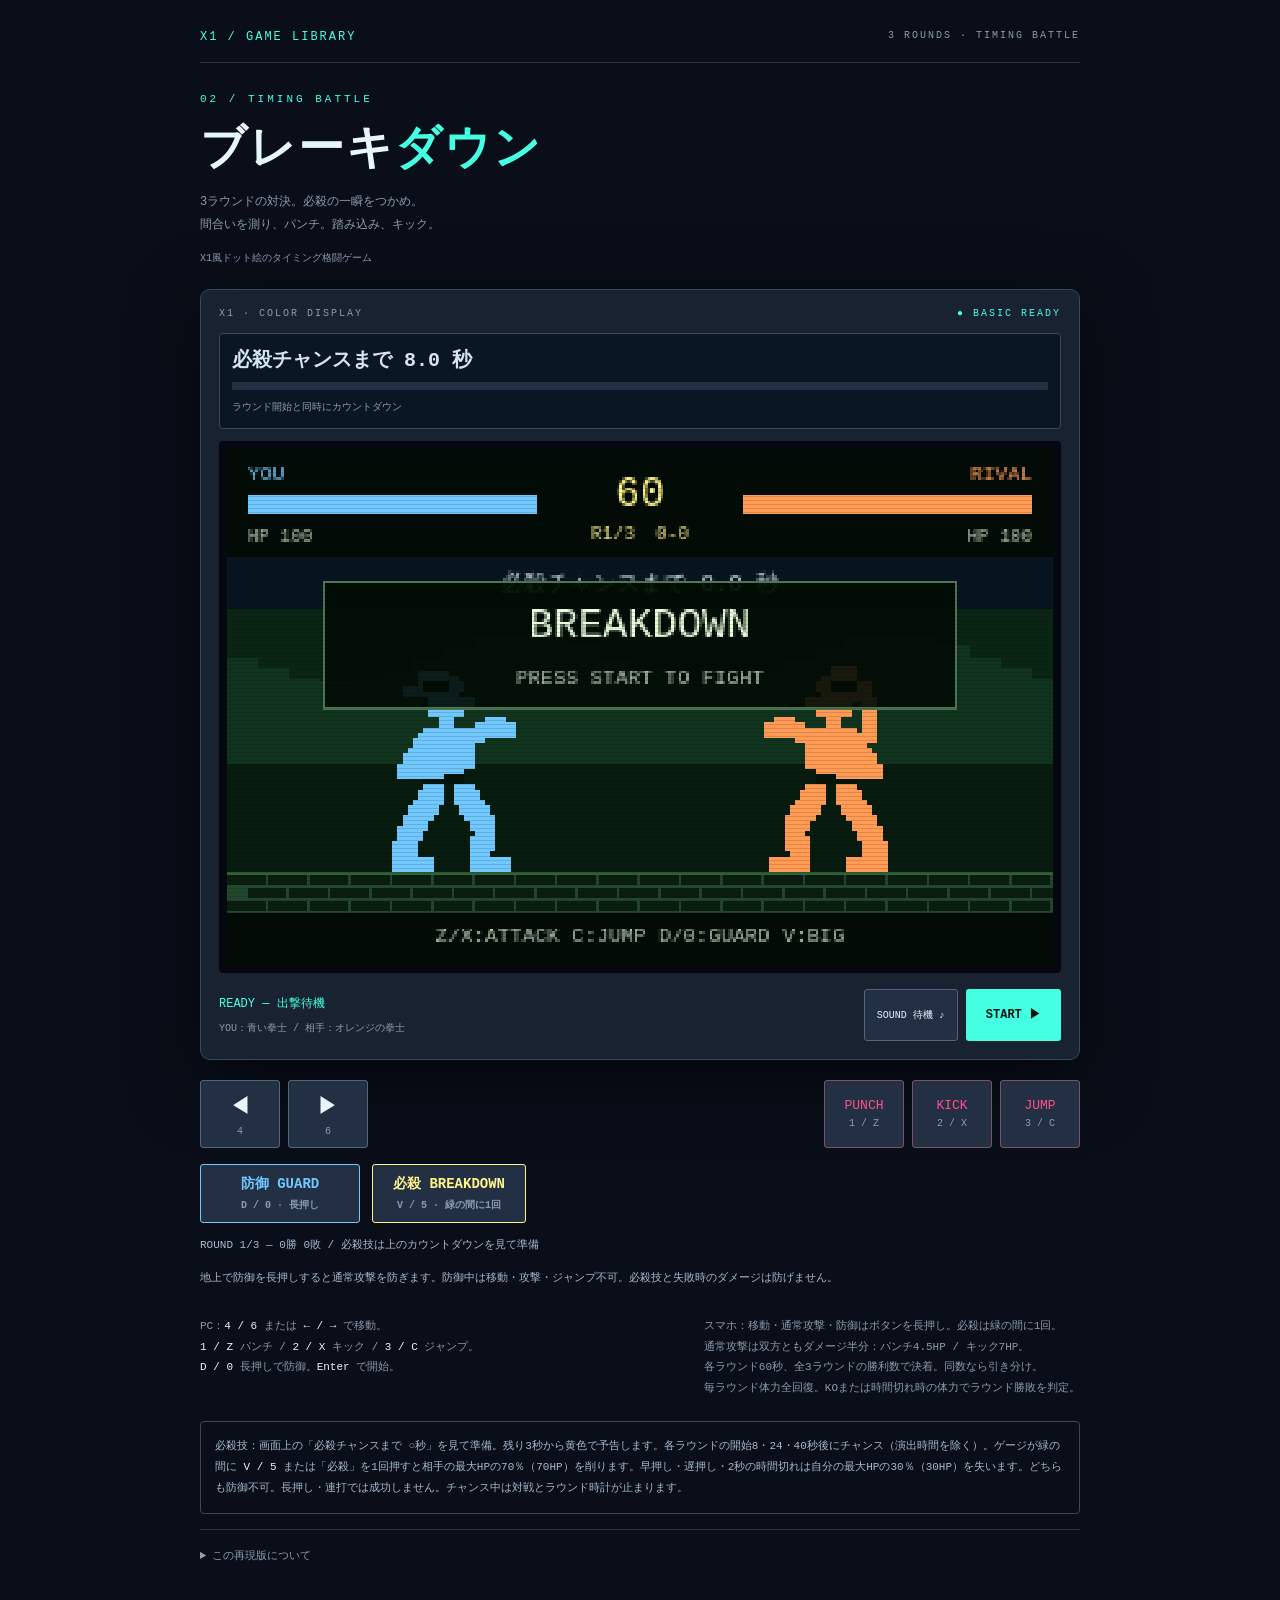
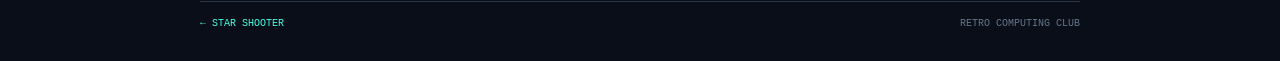
<file: games/sekai-saikyo-no-onna/index.html>
<!doctype html>
<html lang="ja">
<head>
<meta charset="utf-8"><meta name="viewport" content="width=device-width,initial-scale=1,viewport-fit=cover">
<title>ブレーキダウン — X1 ARCADE</title>
<link rel="stylesheet" href="style.css">
</head>
<body>
<main>
<header><a href="../">X1 / GAME LIBRARY</a><span>3 ROUNDS · TIMING BATTLE</span></header>
<section class="intro"><p class="eyebrow">02 / TIMING BATTLE</p><h1>ブレーキ<span>ダウン</span></h1><p>3ラウンドの対決。必殺の一瞬をつかめ。<br>間合いを測り、パンチ。踏み込み、キック。</p><small>X1風ドット絵のタイミング格闘ゲーム</small></section>
<section class="machine" aria-label="ゲーム機">
<div class="machine-top"><span>X1 · COLOR DISPLAY</span><span class="lamp">● BASIC READY</span></div>
<div id="chance-panel" class="chance-panel" aria-label="必殺技チャンスの予告">
<strong id="chance-clock" role="timer" aria-live="off">必殺チャンスまで 8.0 秒</strong>
<progress id="chance-progress" max="1" value="0" aria-label="次の必殺技チャンスまでの進み具合"></progress>
<small id="chance-detail">ラウンド開始と同時にカウントダウン</small>
</div>
<div class="screen"><canvas id="game" width="320" height="200" aria-label="ブレーキダウンの対戦画面">Canvas対応ブラウザで開いてください。</canvas></div>
<div class="dashboard"><div><div id="status" role="status" aria-live="polite">READY — 出撃待機</div><small>YOU：青い拳士 / 相手：オレンジの拳士</small></div><div class="actions"><button id="sound" aria-pressed="true" type="button">SOUND ON ♪</button><button id="start" type="button">START ▶</button></div></div>
</section>
<div class="controls" aria-label="タッチ操作">
<div class="movement"><button id="left" type="button" aria-label="左へ移動">◀<small>4</small></button><button id="right" type="button" aria-label="右へ移動">▶<small>6</small></button></div>
<div class="attacks"><button id="punch" type="button">PUNCH<small>1 / Z</small></button><button id="kick" type="button">KICK<small>2 / X</small></button><button id="jump" type="button">JUMP<small>3 / C</small></button></div>
</div>
<div class="tactics" aria-label="防御と必殺技"><button id="guard" type="button">防御 GUARD<small>D / 0 · 長押し</small></button><button id="special" type="button">必殺 BREAKDOWN<small>V / 5 · 緑の間に1回</small></button></div><div id="special-hint" role="status" aria-live="polite">必殺技チャンス：表示のゲージが緑の間に押そう</div>
<p class="guard-help">地上で防御を長押しすると通常攻撃を防ぎます。防御中は移動・攻撃・ジャンプ不可。必殺技と失敗時のダメージは防げません。</p>
<div class="help"><p>PC：<kbd>4 / 6</kbd> または <kbd>← / →</kbd> で移動。<br><kbd>1 / Z</kbd> パンチ / <kbd>2 / X</kbd> キック / <kbd>3 / C</kbd> ジャンプ。<br><kbd>D / 0</kbd> 長押しで防御。<kbd>Enter</kbd> で開始。</p><p>スマホ：移動・通常攻撃・防御はボタンを長押し。必殺は緑の間に1回。<br>通常攻撃は双方ともダメージ半分：パンチ4.5HP / キック7HP。<br>各ラウンド60秒、全3ラウンドの勝利数で決着。同数なら引き分け。<br>毎ラウンド体力全回復。KOまたは時間切れ時の体力でラウンド勝敗を判定。</p></div>
<p class="rules">必殺技：画面上の「必殺チャンスまで ○秒」を見て準備。残り3秒から黄色で予告します。各ラウンドの開始8・24・40秒後にチャンス（演出時間を除く）。ゲージが緑の間に <kbd>V / 5</kbd> または「必殺」を1回押すと相手の最大HPの70％（70HP）を削ります。早押し・遅押し・2秒の時間切れは自分の最大HPの30％（30HP）を失います。どちらも防御不可。長押し・連打では成功しません。チャンス中は対戦とラウンド時計が止まります。</p>
<details><summary>この再現版について</summary><p>提供されたX1シリーズ向けの誌面「世界最恐の女」を参考に、対戦の雰囲気をもとに、配色・必殺技・3ラウンド制を加えた「ブレーキダウン」です。Hu-BASICの原本をそのまま実行するものではありません。判読が難しい箇所を補い、体力・制限時間・敵の判断・効果音はこの版のルールとして実装しています。</p><a href="RECONSTRUCTION.md">資料の読み取りと補完内容</a></details>
<footer><a href="../../index.html">← STAR SHOOTER</a><span>RETRO COMPUTING CLUB</span></footer>
</main>
<script src="engine.js"></script><script src="game.js"></script>
</body></html>
</file>
<file: games/sekai-saikyo-no-onna/style.css>
:root{color-scheme:dark;--cyan:#45ffe3;--pink:#ff518d;--muted:#8b9cae}*{box-sizing:border-box}body{margin:0;padding:30px 20px max(30px,env(safe-area-inset-bottom));background:#090e18;color:#e7f5ff;font:14px ui-monospace,SFMono-Regular,Consolas,monospace}main{max-width:880px;margin:auto}a{color:var(--cyan);text-decoration:none}a:hover{text-decoration:underline}header{display:flex;justify-content:space-between;gap:12px;border-bottom:1px solid #283647;padding-bottom:18px;font-size:12px;letter-spacing:2px}header span{font-size:10px;color:var(--muted)}.intro{margin:30px 0 24px}.eyebrow{font-size:11px;letter-spacing:3px;color:var(--cyan)}h1{font-size:clamp(29px,7vw,46px);margin:12px 0;font-weight:900;letter-spacing:2px}h1 span{color:var(--cyan)}.intro>p:not(.eyebrow){color:var(--muted);font-size:12px;line-height:1.9}small{font-size:10px;color:var(--muted)}.machine{padding:18px;background:#182231;border:1px solid #39485b;border-radius:10px;box-shadow:0 20px 70px #0008}.machine-top{display:flex;justify-content:space-between;font-size:10px;letter-spacing:2px;color:var(--muted);margin-bottom:14px}.lamp{color:var(--cyan)}.screen{position:relative;overflow:hidden;border:8px solid #05080e;border-radius:4px;background:#000}canvas{display:block;width:100%;aspect-ratio:8/5;image-rendering:pixelated}.screen:after{content:"";position:absolute;inset:0;pointer-events:none;background:repeating-linear-gradient(0deg,#0002 0,#0002 1px,transparent 1px,transparent 4px)}.dashboard{display:flex;align-items:center;justify-content:space-between;flex-wrap:wrap;gap:12px;margin-top:16px}#status{font-size:12px;color:var(--cyan);margin-bottom:7px}.actions{display:flex;gap:8px}button{min-height:52px;border:1px solid #52647b;background:#233044;color:#e7f5ff;border-radius:3px;font:inherit;cursor:pointer;touch-action:none;user-select:none;-webkit-user-select:none;-webkit-touch-callout:none}button:focus-visible,a:focus-visible,summary:focus-visible{outline:3px solid white;outline-offset:3px}button.active{background:#42546d}#start{background:var(--cyan);color:#061711;border:0;font-size:12px;font-weight:bold;padding:0 20px}#sound{font-size:10px;padding:0 12px}.controls{display:flex;justify-content:space-between;gap:15px;margin-top:20px}.movement,.attacks{display:flex;gap:8px}.controls button{width:80px;min-height:68px;font-size:13px}.movement button{font-size:22px}.controls small{display:block;margin-top:5px;font-size:10px}.attacks button{border-color:#795268;color:var(--pink)}.help{display:flex;gap:25px;justify-content:space-between;color:var(--muted);font-size:11px;line-height:1.9;margin-top:16px}kbd{color:#e7f5ff}details{margin-top:15px;border-top:1px solid #283647;padding:16px 0;font-size:11px;color:var(--muted);line-height:1.9}summary{cursor:pointer}footer{margin-top:18px;border-top:1px solid #283647;padding-top:16px;display:flex;justify-content:space-between;font-size:10px;color:#66768b}@media(max-width:560px){body{padding:20px 12px max(20px,env(safe-area-inset-bottom))}header span{display:none}.machine{padding:10px}.screen{border-width:4px}.machine-top{letter-spacing:1px;font-size:9px}.controls{gap:8px}.movement,.attacks{gap:5px}.controls button{width:clamp(48px,15vw,70px);font-size:11px}.movement button{font-size:19px}.help{display:block}.dashboard small{font-size:9px}#status{font-size:11px}.actions{gap:6px}#start{padding:0 15px}.intro{margin-top:24px}footer{font-size:9px}}

.tactics{display:flex;gap:12px;flex-wrap:wrap;margin-top:16px}#special-hint{margin-top:12px}#special{padding:10px 20px;color:#fff389;border-color:#fff389;font-weight:bold}#special small{display:block;margin-top:5px}#special.chance{background:#45ffe3;color:#061711;border-color:#45ffe3}#special.chance small{color:#15352c}#special-hint,.rules{font-size:11px;line-height:1.9;color:#a6bacf}.rules{border:1px solid #39485b;padding:14px;border-radius:4px}
#guard{padding:10px 20px;border-color:#71c8ff;color:#71c8ff;font-weight:bold;min-width:160px}#guard small{display:block;margin-top:5px}#guard.active{background:#244c68}.guard-help{margin:12px 0 0;color:#a6bacf;font-size:11px;line-height:1.9}.chance-panel{padding:12px;margin-bottom:12px;border:1px solid #39485b;border-radius:4px;background:#0b1624}.chance-panel strong{display:block;font-size:clamp(13px,3.6vw,20px);color:#d3e5f0}.chance-panel small{display:block;line-height:1.7}.chance-panel progress{display:block;width:100%;height:8px;margin:9px 0;accent-color:#71c8ff;border:0;background:#233044}.chance-panel progress::-webkit-progress-bar{background:#233044}.chance-panel progress::-webkit-progress-value{background:#71c8ff}.chance-panel progress::-moz-progress-bar{background:#71c8ff}.chance-panel.soon{border-color:#fff389;background:#302b16}.chance-panel.soon strong{color:#fff389}.chance-panel.now{border-color:#45ffe3;background:#10352c}.chance-panel.now strong{color:#45ffe3}

@media(max-width:560px){body{padding-bottom:calc(100px + env(safe-area-inset-bottom))}.tactics{position:fixed;inset:auto 0 0;z-index:4;margin:0;padding:8px 12px calc(8px + env(safe-area-inset-bottom));border-top:1px solid #39485b;background:#0b1624f5;flex-wrap:nowrap;justify-content:center}.tactics #guard,.tactics #special{flex:1;min-width:0;max-width:240px;min-height:56px;padding:8px 6px;font-size:12px}}
</file>
